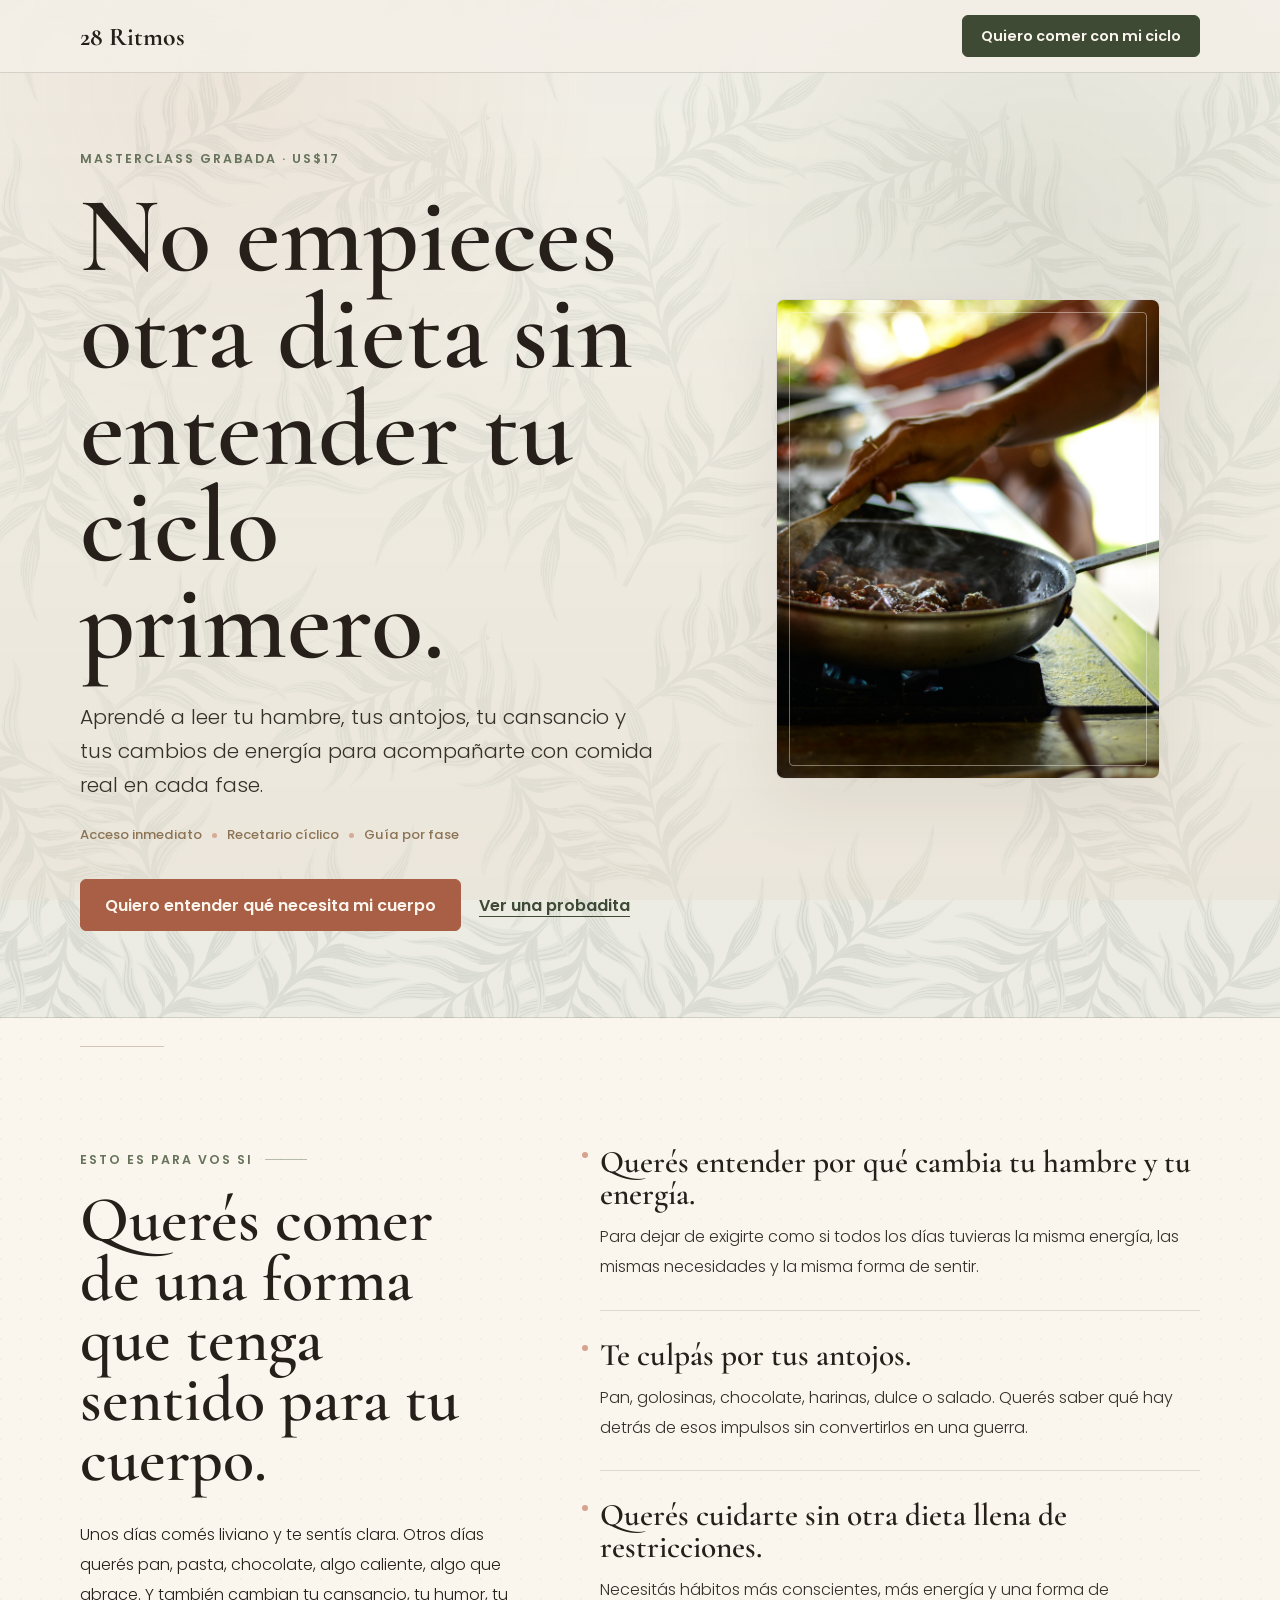
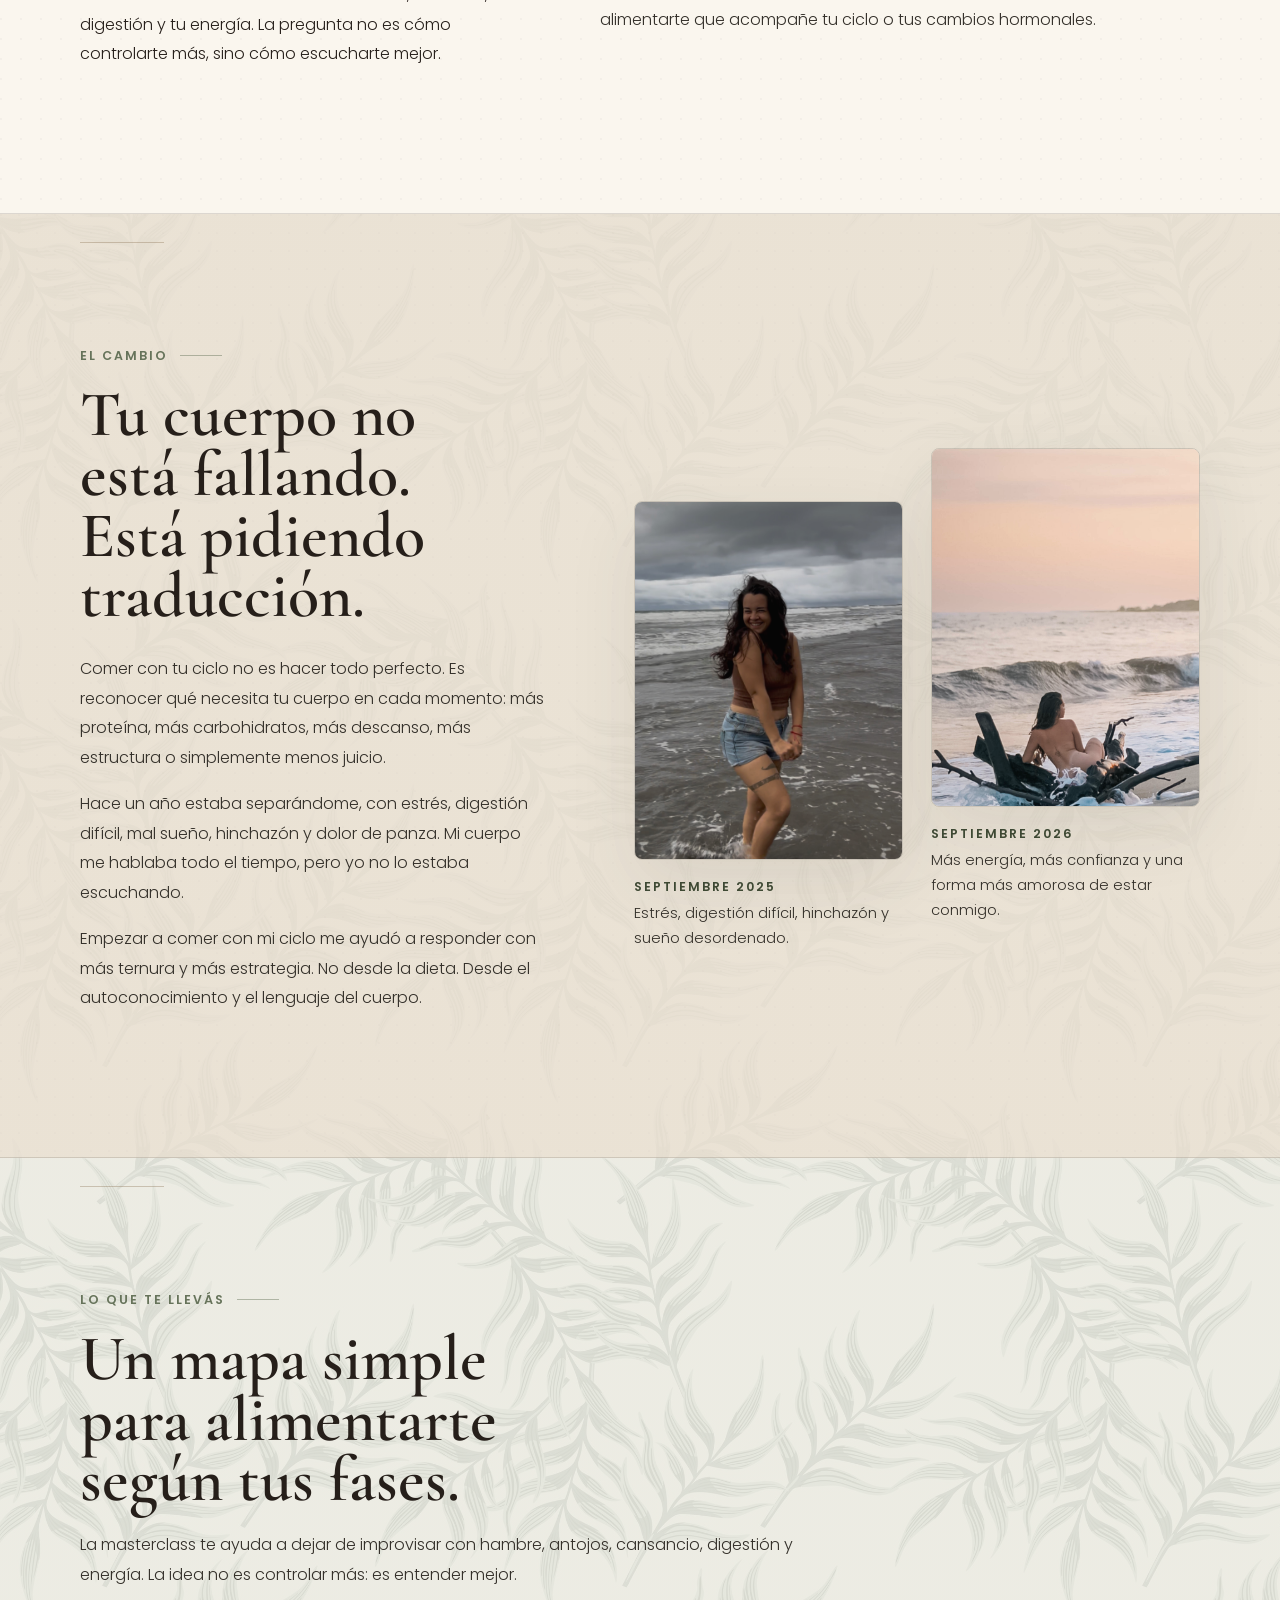
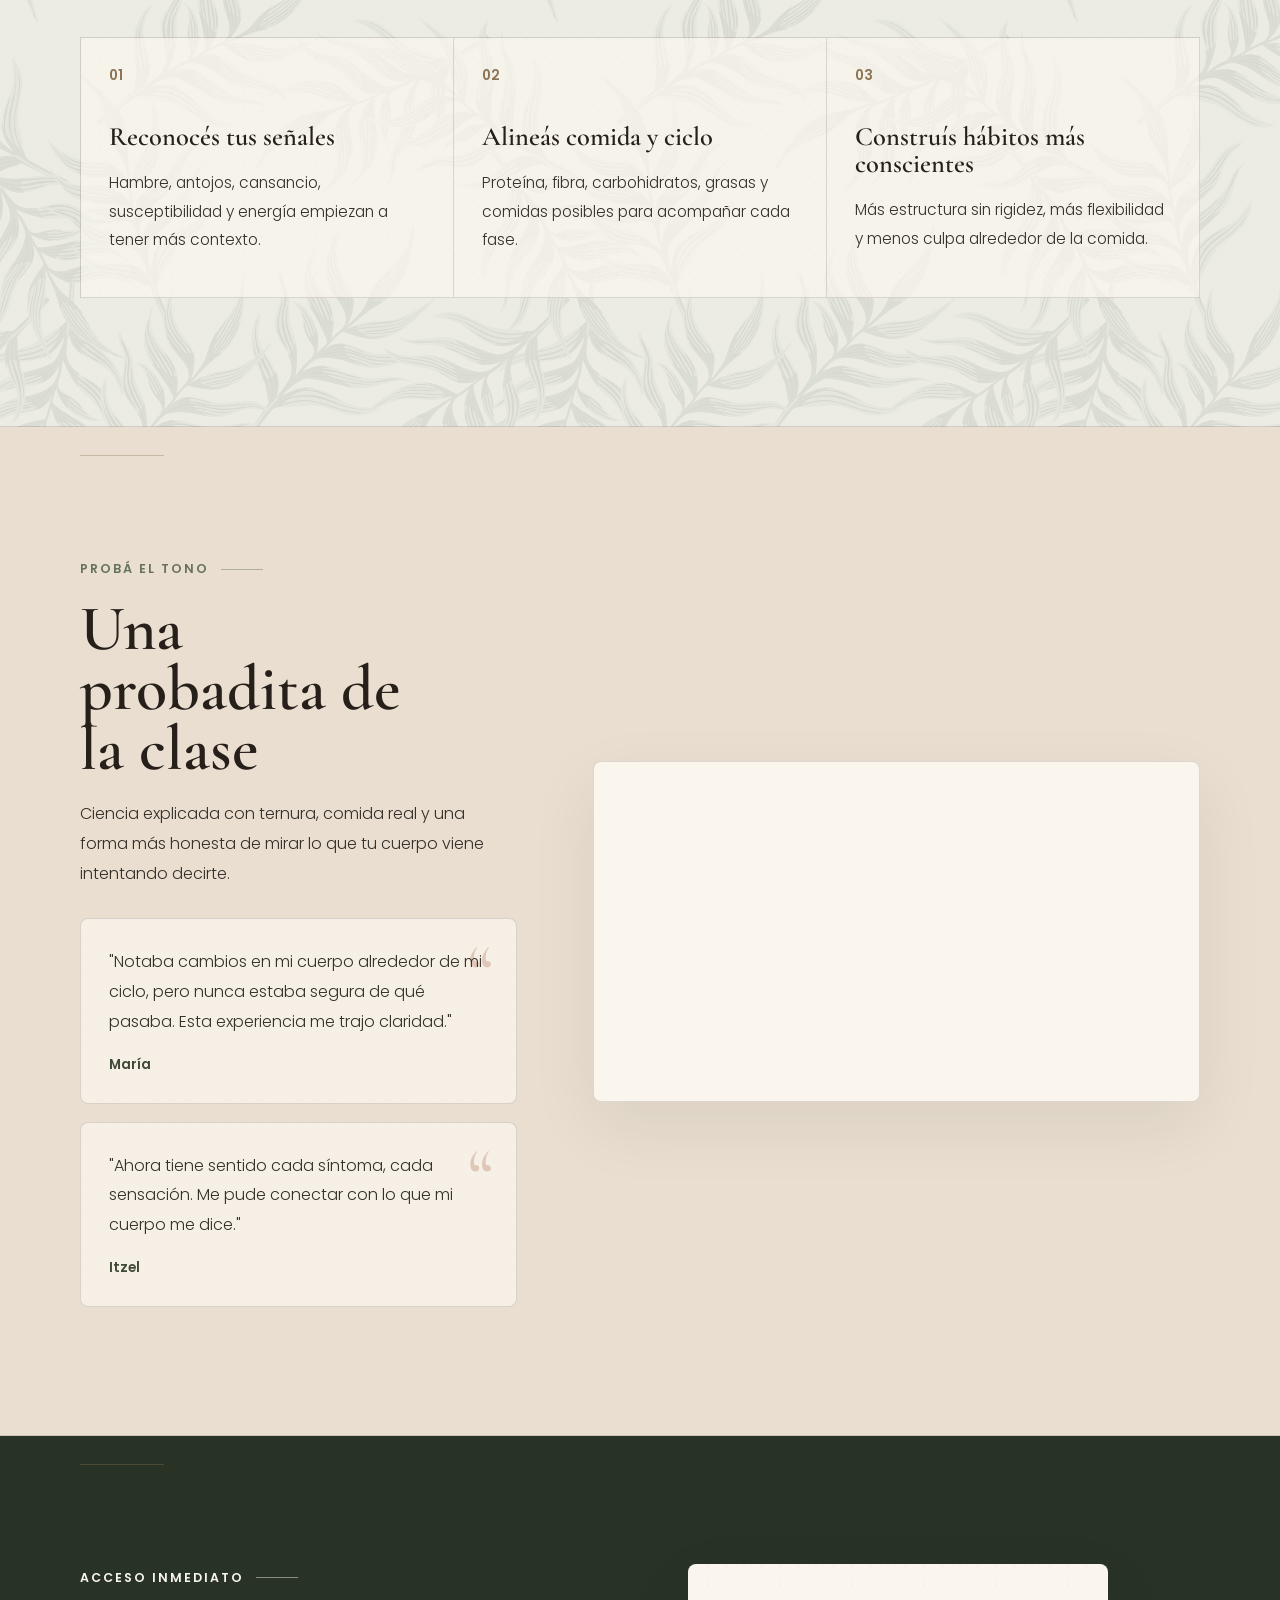
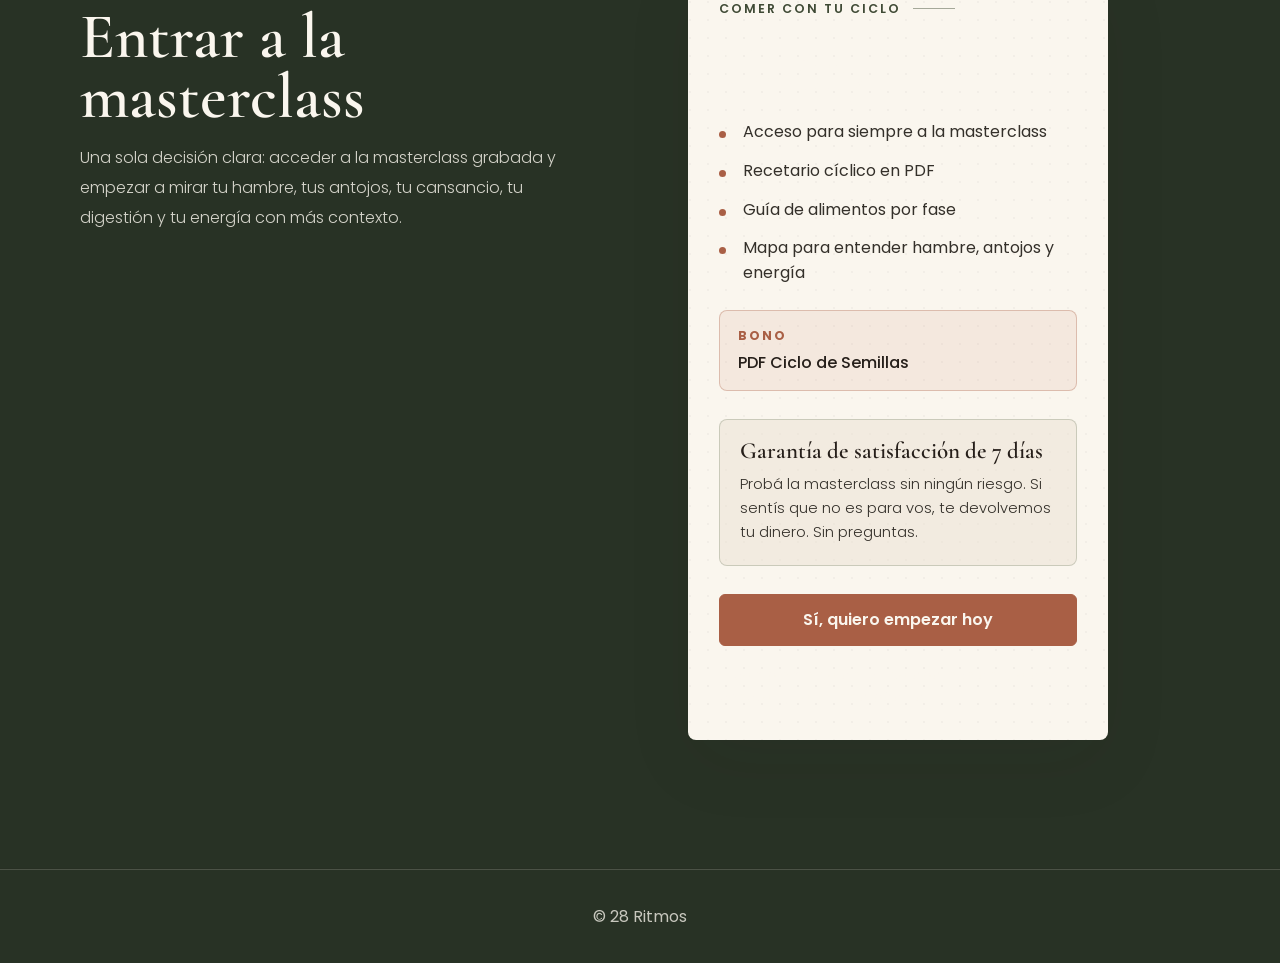
<file: index.html>
<!DOCTYPE html>
<html lang="es-AR">
<head>
  <meta charset="UTF-8" />
  <meta name="viewport" content="width=device-width, initial-scale=1.0" />
  <title>Comer con tu ciclo · Masterclass 28 Ritmos</title>
  <link rel="preconnect" href="https://fonts.googleapis.com">
  <link rel="preconnect" href="https://fonts.gstatic.com" crossorigin>
  <link href="https://fonts.googleapis.com/css2?family=Cormorant+Garamond:wght@500;600;700&family=Poppins:wght@300;400;500;600&display=swap" rel="stylesheet">
  <link rel="stylesheet" href="styles.css" />
  <!-- Contentsquare / Hotjar tracking tag -->
  <script>
    (function () {
      window._uxa = window._uxa || [];
      if (typeof CS_CONF === "undefined") {
        window._uxa.push([
          "setPath",
          window.location.pathname + window.location.hash.replace("#", "?__")
        ]);
        var mt = document.createElement("script");
        mt.type = "text/javascript";
        mt.async = true;
        mt.src = "https://t.contentsquare.net/uxa/dbc3b6485db38.js";
        document.getElementsByTagName("head")[0].appendChild(mt);
      } else {
        window._uxa.push([
          "trackPageview",
          window.location.pathname + window.location.hash.replace("#", "?__")
        ]);
      }
    })();
  </script>
  <script>
    !function(f,b,e,v,n,t,s)
    {if(f.fbq)return;n=f.fbq=function(){n.callMethod?
    n.callMethod.apply(n,arguments):n.queue.push(arguments)};
    if(!f._fbq)f._fbq=n;n.push=n;n.loaded=!0;n.version='2.0';
    n.queue=[];t=b.createElement(e);t.async=!0;
    t.src=v;s=b.getElementsByTagName(e)[0];
    s.parentNode.insertBefore(t,s)}(window, document,'script',
    'https://connect.facebook.net/en_US/fbevents.js');
    fbq('init', '357881474631992');
    fbq('track', 'PageView');
  </script>
</head>
<body>
  <noscript><img height="1" width="1" style="display:none" src="https://www.facebook.com/tr?id=357881474631992&ev=PageView&noscript=1" alt="" /></noscript>
  <header class="site-header">
    <div class="container header-inner">
      <a class="brand" href="#inicio">28 Ritmos</a>
      <a class="header-cta" href="#checkout">Quiero comer con mi ciclo</a>
    </div>
  </header>

  <main id="inicio">
    <section class="hero">
      <div class="container hero-grid">
        <div class="hero-copy">
          <p class="eyebrow">Masterclass grabada · US$17</p>
          <h1>No empieces otra dieta sin entender tu ciclo primero.</h1>
          <p class="lead">Aprendé a leer tu hambre, tus antojos, tu cansancio y tus cambios de energía para acompañarte con comida real en cada fase.</p>
          <div class="hero-meta" aria-label="Detalles de la masterclass">
            <span>Acceso inmediato</span>
            <span>Recetario cíclico</span>
            <span>Guía por fase</span>
          </div>
          <div class="hero-actions">
            <a class="btn primary" href="#checkout">Quiero entender qué necesita mi cuerpo</a>
            <a class="text-link" href="#video">Ver una probadita</a>
          </div>
        </div>

        <figure class="hero-image">
          <img src="imagenes/Tantrahuasca-44.jpg" alt="Manos cocinando en una cocina abierta, con luz natural" />
        </figure>
      </div>
    </section>

    <section class="chapter intro-note">
      <div class="container split-grid">
        <div>
          <p class="chapter-kicker">Esto es para vos si</p>
          <h2>Querés comer de una forma que tenga sentido para tu cuerpo.</h2>
          <p>Unos días comés liviano y te sentís clara. Otros días querés pan, pasta, chocolate, algo caliente, algo que abrace. Y también cambian tu cansancio, tu humor, tu digestión y tu energía. La pregunta no es cómo controlarte más, sino cómo escucharte mejor.</p>
        </div>
        <div class="pain-list" aria-label="Dolores comunes de alimentación y ciclo">
          <article>
            <h3>Querés entender por qué cambia tu hambre y tu energía.</h3>
            <p>Para dejar de exigirte como si todos los días tuvieras la misma energía, las mismas necesidades y la misma forma de sentir.</p>
          </article>
          <article>
            <h3>Te culpás por tus antojos.</h3>
            <p>Pan, golosinas, chocolate, harinas, dulce o salado. Querés saber qué hay detrás de esos impulsos sin convertirlos en una guerra.</p>
          </article>
          <article>
            <h3>Querés cuidarte sin otra dieta llena de restricciones.</h3>
            <p>Necesitás hábitos más conscientes, más energía y una forma de alimentarte que acompañe tu ciclo o tus cambios hormonales.</p>
          </article>
        </div>
      </div>
    </section>

    <section class="chapter body-story">
      <div class="container body-story-grid">
        <div class="body-story-copy">
          <p class="section-label">El cambio</p>
          <h2>Tu cuerpo no está fallando. Está pidiendo traducción.</h2>
          <p>Comer con tu ciclo no es hacer todo perfecto. Es reconocer qué necesita tu cuerpo en cada momento: más proteína, más carbohidratos, más descanso, más estructura o simplemente menos juicio.</p>
          <p>Hace un año estaba separándome, con estrés, digestión difícil, mal sueño, hinchazón y dolor de panza. Mi cuerpo me hablaba todo el tiempo, pero yo no lo estaba escuchando.</p>
          <p>Empezar a comer con mi ciclo me ayudó a responder con más ternura y más estrategia. No desde la dieta. Desde el autoconocimiento y el lenguaje del cuerpo.</p>
        </div>
        <div class="body-story-photos" aria-label="Historia personal de Flavia">
          <figure class="story-photo story-photo-before">
            <img src="imagenes/flavia-septiembre-2025.jpg" alt="Flavia en la playa en septiembre de 2025" />
            <figcaption>
              <span>Septiembre 2025</span>
              Estrés, digestión difícil, hinchazón y sueño desordenado.
            </figcaption>
          </figure>
          <figure class="story-photo story-photo-after">
            <img src="imagenes/fla-playa-13.jpg" alt="Flavia sonriendo en la playa" />
            <figcaption>
              <span>Septiembre 2026</span>
              Más energía, más confianza y una forma más amorosa de estar conmigo.
            </figcaption>
          </figure>
        </div>
      </div>
    </section>

    <section class="chapter learn">
      <div class="container offer-flow">
        <div class="section-heading">
          <p class="section-label">Lo que te llevás</p>
          <h2>Un mapa simple para alimentarte según tus fases.</h2>
          <p class="muted">La masterclass te ayuda a dejar de improvisar con hambre, antojos, cansancio, digestión y energía. La idea no es controlar más: es entender mejor.</p>
        </div>

        <div class="modules">
          <article>
            <span>01</span>
            <h3>Reconocés tus señales</h3>
            <p>Hambre, antojos, cansancio, susceptibilidad y energía empiezan a tener más contexto.</p>
          </article>
          <article>
            <span>02</span>
            <h3>Alineás comida y ciclo</h3>
            <p>Proteína, fibra, carbohidratos, grasas y comidas posibles para acompañar cada fase.</p>
          </article>
          <article>
            <span>03</span>
            <h3>Construís hábitos más conscientes</h3>
            <p>Más estructura sin rigidez, más flexibilidad y menos culpa alrededor de la comida.</p>
          </article>
        </div>
      </div>
    </section>

    <section id="video" class="chapter video-section">
      <div class="container video-proof-grid">
        <div>
          <p class="section-label">Probá el tono</p>
          <h2>Una probadita de la clase</h2>
          <p class="muted">Ciencia explicada con ternura, comida real y una forma más honesta de mirar lo que tu cuerpo viene intentando decirte.</p>
          <div class="testimonial-grid compact-testimonials">
            <article class="testimonial-card">
              <p>"Notaba cambios en mi cuerpo alrededor de mi ciclo, pero nunca estaba segura de qué pasaba. Esta experiencia me trajo claridad."</p>
              <span>María</span>
            </article>
            <article class="testimonial-card">
              <p>"Ahora tiene sentido cada síntoma, cada sensación. Me pude conectar con lo que mi cuerpo me dice."</p>
              <span>Itzel</span>
            </article>
          </div>
        </div>
        <div class="video-wrap">
          <iframe src="https://www.youtube.com/embed/WgGdEuFdgo0" title="Video presentación de la masterclass Comer con tu Ciclo" frameborder="0" allow="accelerometer; autoplay; clipboard-write; encrypted-media; gyroscope; picture-in-picture" allowfullscreen></iframe>
        </div>
      </div>
    </section>

    <section id="checkout" class="chapter checkout">
      <div class="container checkout-grid">
        <div>
          <p class="section-label">Acceso inmediato</p>
          <h2>Entrar a la masterclass</h2>
          <p>Una sola decisión clara: acceder a la masterclass grabada y empezar a mirar tu hambre, tus antojos, tu cansancio, tu digestión y tu energía con más contexto.</p>
        </div>
        <div class="checkout-card">
          <p class="offer-label">Comer con tu ciclo</p>
          <p class="price">US$17</p>
          <ul>
            <li>Acceso para siempre a la masterclass</li>
            <li>Recetario cíclico en PDF</li>
            <li>Guía de alimentos por fase</li>
            <li>Mapa para entender hambre, antojos y energía</li>
          </ul>
          <div class="bonus-note">
            <span>Bono</span>
            <p>PDF Ciclo de Semillas</p>
          </div>
          <div class="guarantee-note">
            <h3>Garantía de satisfacción de 7 días</h3>
            <p>Probá la masterclass sin ningún riesgo. Si sentís que no es para vos, te devolvemos tu dinero. Sin preguntas.</p>
          </div>
          <a class="btn primary full" href="https://pay.hotmart.com/C106480987Y?off=ixzd50zg&checkoutMode=10" onclick="fbq('track', 'InitiateCheckout', {content_name: 'Comé con tu Ciclo', value: 17, currency: 'USD'});">Sí, quiero empezar hoy</a>
          <p class="subtle-note">El complemento del curso aparece dentro del checkout, no en esta página.</p>
        </div>
      </div>
    </section>
  </main>

  <footer class="site-footer">
    <div class="container">© 28 Ritmos</div>
  </footer>
</body>
</html>
</file>
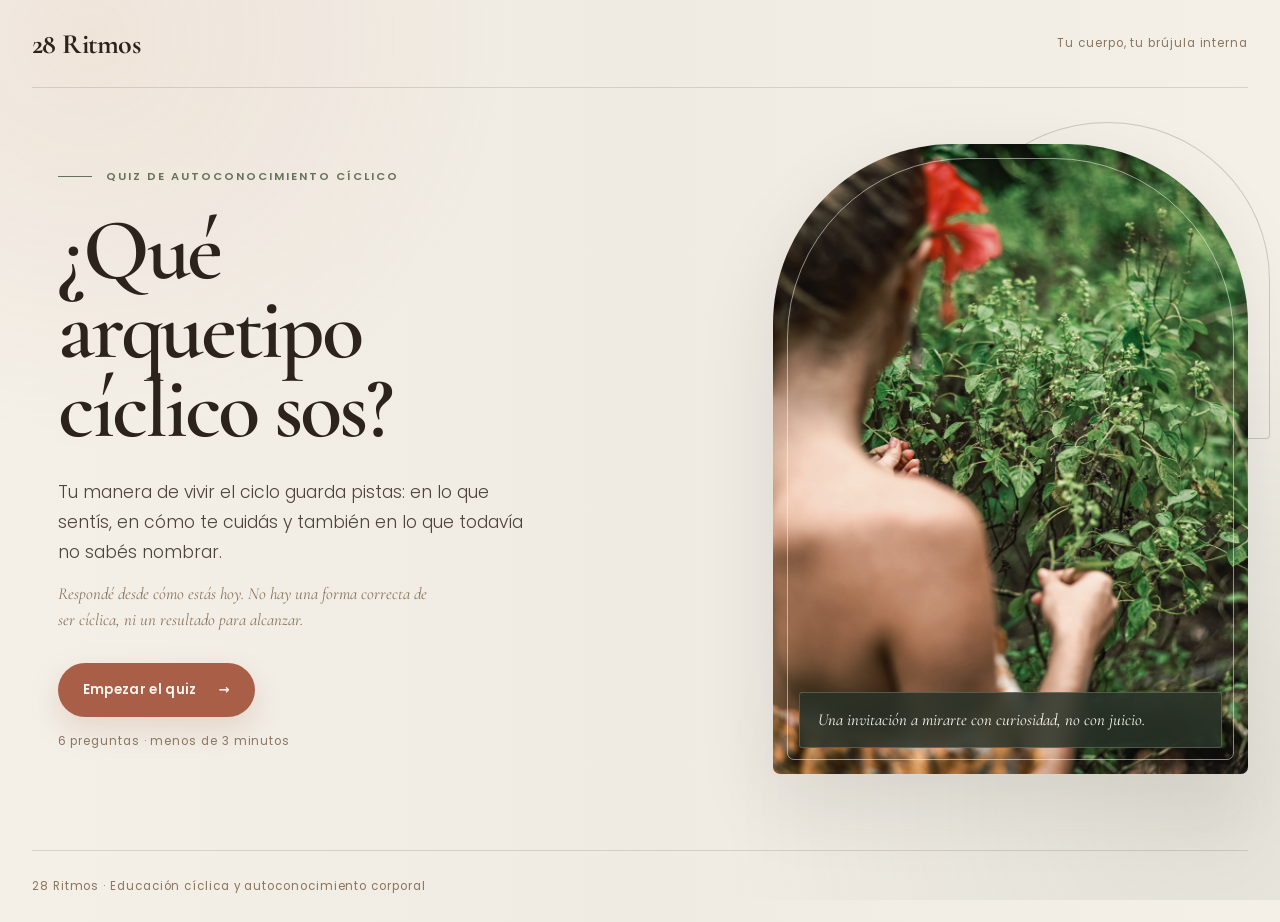
<file: quiz/index.html>
<!doctype html>
<html lang="es-AR">
<head>
  <meta charset="utf-8">
  <meta name="viewport" content="width=device-width, initial-scale=1">
  <meta name="theme-color" content="#f3efe7">
  <meta name="description" content="Un quiz de 28 Ritmos para descubrir cómo te estás relacionando hoy con tu ciclo menstrual.">
  <title>¿Qué arquetipo cíclico sos? · 28 Ritmos</title>
  <link rel="preconnect" href="https://fonts.googleapis.com">
  <link rel="preconnect" href="https://fonts.gstatic.com" crossorigin>
  <link href="https://fonts.googleapis.com/css2?family=Cormorant+Garamond:wght@500;600;700&family=Poppins:wght@300;400;500;600&display=swap" rel="stylesheet">
  <link rel="stylesheet" href="/quiz/quiz.css">
  <script src="https://t.contentsquare.net/uxa/dbc3b6485db38.js" defer></script>
  <script src="/quiz/quiz.js" defer></script>
</head>
<body>
  <header class="site-header">
    <a class="brand" href="../">28 Ritmos</a>
    <p class="header-note">Tu cuerpo, tu brújula interna</p>
  </header>

  <main>
    <section class="screen intro is-active" id="intro" aria-labelledby="intro-title">
      <div class="intro-copy">
        <p class="eyebrow">Quiz de autoconocimiento cíclico</p>
        <h1 id="intro-title">¿Qué arquetipo cíclico sos?</h1>
        <p class="lead">Tu manera de vivir el ciclo guarda pistas: en lo que sentís, en cómo te cuidás y también en lo que todavía no sabés nombrar.</p>
        <p class="quiet">Respondé desde cómo estás hoy. No hay una forma correcta de ser cíclica, ni un resultado para alcanzar.</p>
        <button class="button primary" id="start-button" type="button">
          Empezar el quiz
          <span aria-hidden="true">→</span>
        </button>
        <p class="duration">6 preguntas · menos de 3 minutos</p>
      </div>
      <figure class="intro-image">
        <img src="../imagenes/plant party-24.jpg" alt="Una mujer observando plantas en un jardín frondoso">
        <figcaption>Una invitación a mirarte con curiosidad, no con juicio.</figcaption>
      </figure>
    </section>

    <section class="screen quiz-screen" id="quiz" aria-live="polite" aria-labelledby="question-title">
      <div class="quiz-shell">
        <div class="progress-meta">
          <p id="question-count">Pregunta 1 de 6</p>
          <button class="text-button" id="restart-top" type="button">Volver a empezar</button>
        </div>
        <div class="progress-track" aria-hidden="true">
          <span id="progress-bar"></span>
        </div>
        <div class="question-wrap">
          <p class="question-number" id="question-number">01</p>
          <h2 id="question-title"></h2>
          <div class="answers" id="answers" role="group" aria-labelledby="question-title"></div>
        </div>
        <div class="quiz-controls">
          <button class="button secondary" id="back-button" type="button">← Anterior</button>
          <p>Elegí la frase que más se acerque a vos.</p>
        </div>
      </div>
    </section>

    <section class="screen result-screen" id="result" aria-live="polite" aria-labelledby="result-title">
      <div class="result-heading">
        <p class="eyebrow">Tu arquetipo cíclico de hoy</p>
        <h1 id="result-title"></h1>
        <blockquote id="result-affirmation"></blockquote>
      </div>

      <div class="result-body">
        <div>
          <p class="result-label">Lo que este resultado refleja</p>
          <p class="result-description" id="result-description"></p>
          <p class="result-note">Un arquetipo no es una caja ni un diagnóstico. Es una puerta de entrada para observarte. Podés reconocerte en más de uno y tu resultado puede cambiar con vos.</p>
        </div>
        <aside class="gift">
          <p class="result-label">Tu recurso gratuito</p>
          <h2 id="gift-title"></h2>
          <p id="gift-description"></p>
          <form class="signup-form" id="signup-form" novalidate>
            <div class="field">
              <label for="subscriber-name">¿Cómo te llamás?</label>
              <input id="subscriber-name" name="name" type="text" autocomplete="given-name" maxlength="80" placeholder="Tu nombre" required>
            </div>
            <div class="field">
              <label for="subscriber-email">¿A qué correo te lo enviamos?</label>
              <input id="subscriber-email" name="email" type="email" autocomplete="email" placeholder="vos@ejemplo.com" required>
            </div>
            <label class="consent">
              <input id="subscriber-consent" name="consent" type="checkbox" required>
              <span>Acepto recibir este recurso y otros correos de 28 Ritmos. Puedo darme de baja cuando quiera.</span>
            </label>
            <div class="hidden-field" aria-hidden="true">
              <label for="subscriber-company">No completes este campo</label>
              <input id="subscriber-company" name="company" type="text" tabindex="-1" autocomplete="off">
            </div>
            <button class="button primary" id="signup-button" type="submit">
              Recibir mi recurso
              <span aria-hidden="true">→</span>
            </button>
            <p class="form-status" id="form-status" role="status"></p>
          </form>
          <div class="download-ready" id="download-ready" hidden>
            <p><strong>Ya está.</strong> Tu recurso está listo para acompañarte.</p>
            <a class="button primary" id="gift-link" href="#" target="_blank" rel="noopener">
              Abrir mi recurso
              <span aria-hidden="true">↗</span>
            </a>
          </div>
        </aside>
      </div>

      <div class="result-footer">
        <button class="text-button strong" id="restart-button" type="button">Volver a hacer el quiz</button>
        <a class="text-link" href="../lee-tu-ciclo">Quiero aprender a leer mi ciclo →</a>
      </div>
    </section>
  </main>

  <footer>
    <p>28 Ritmos · Educación cíclica y autoconocimiento corporal</p>
  </footer>
</body>
</html>
</file>
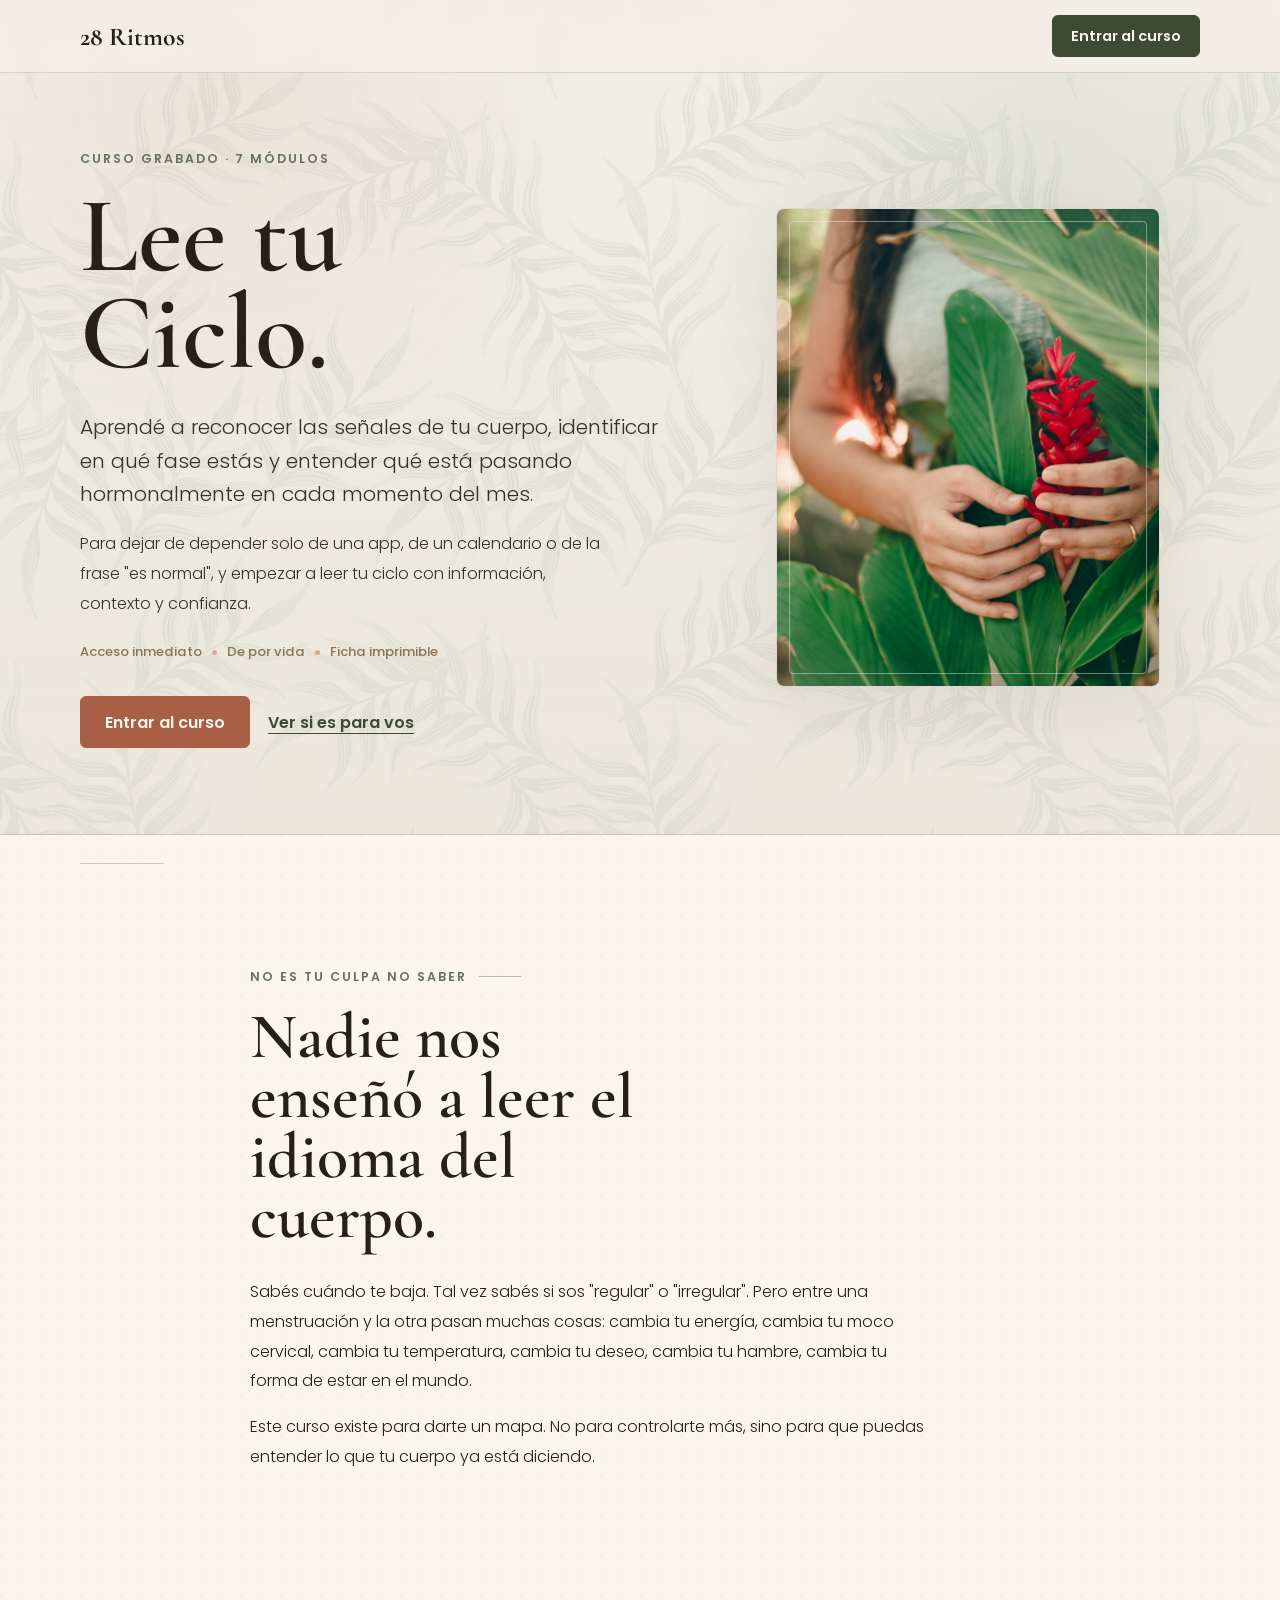
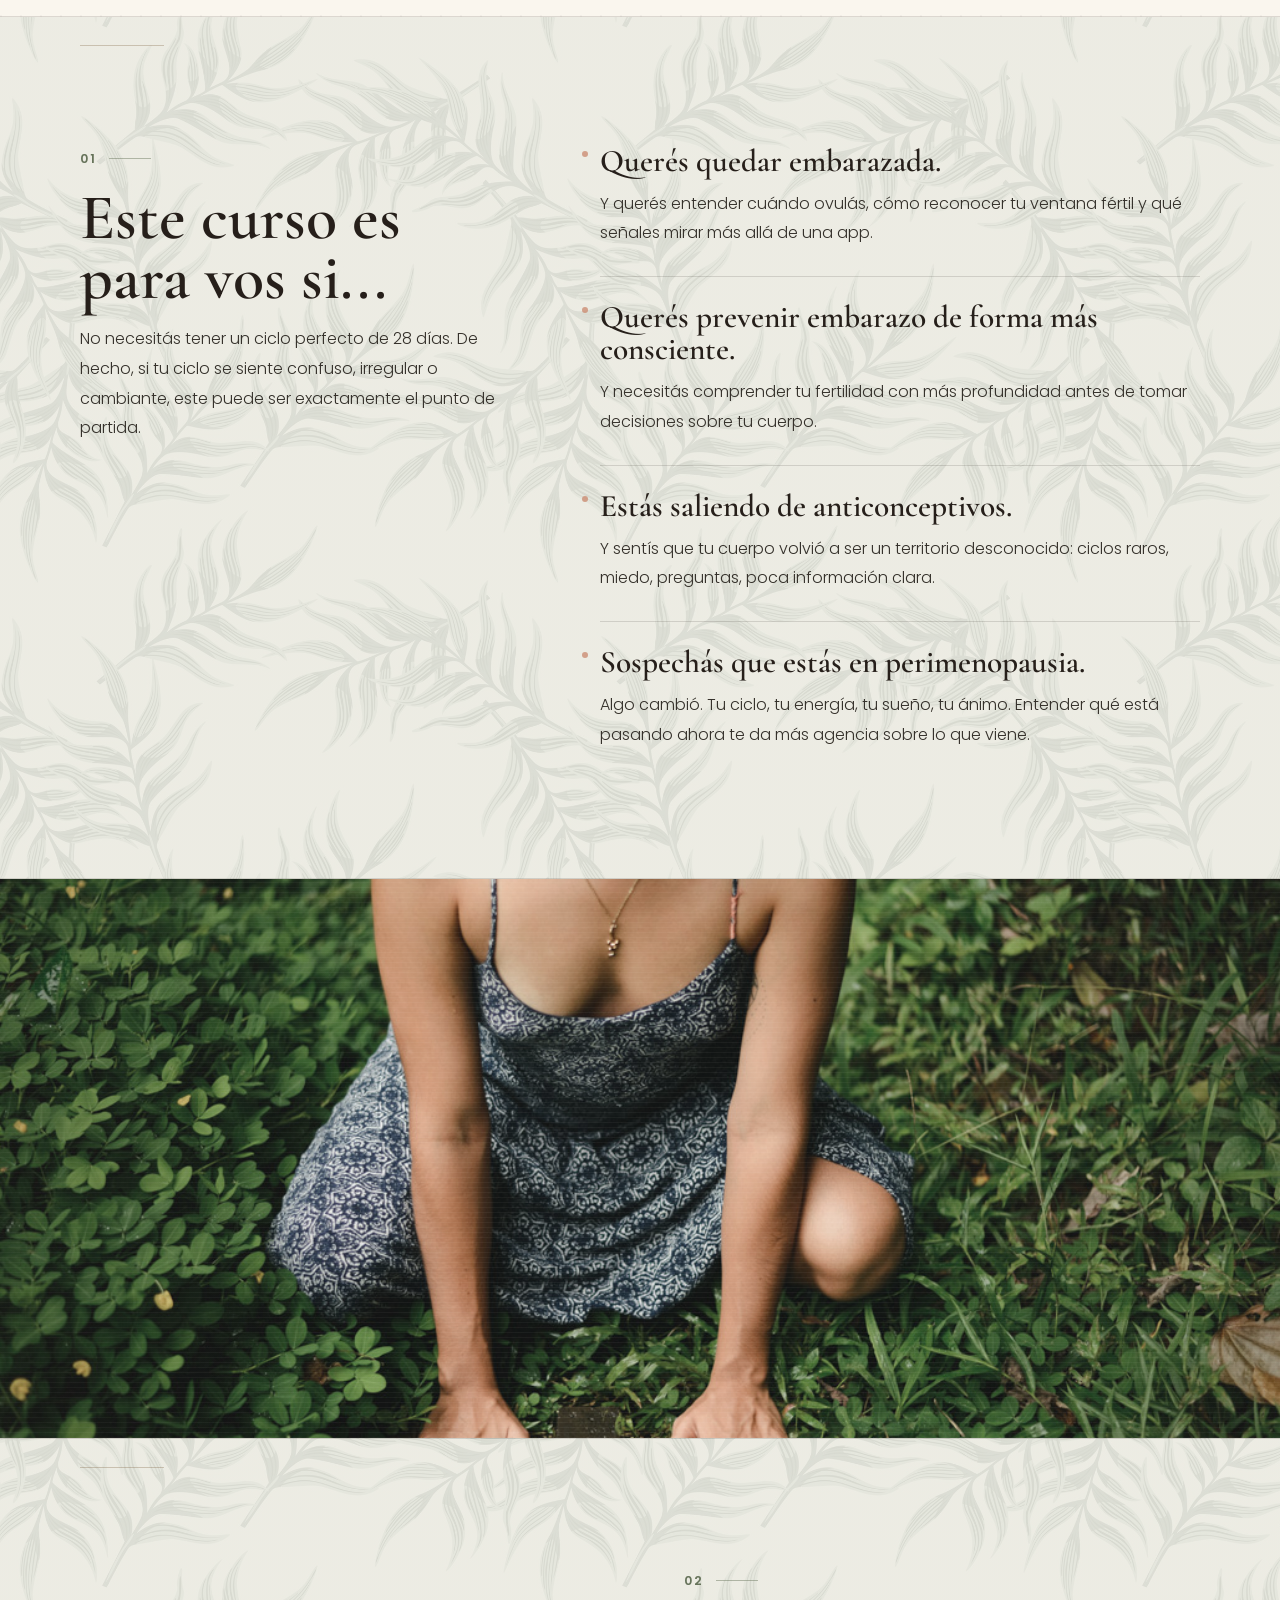
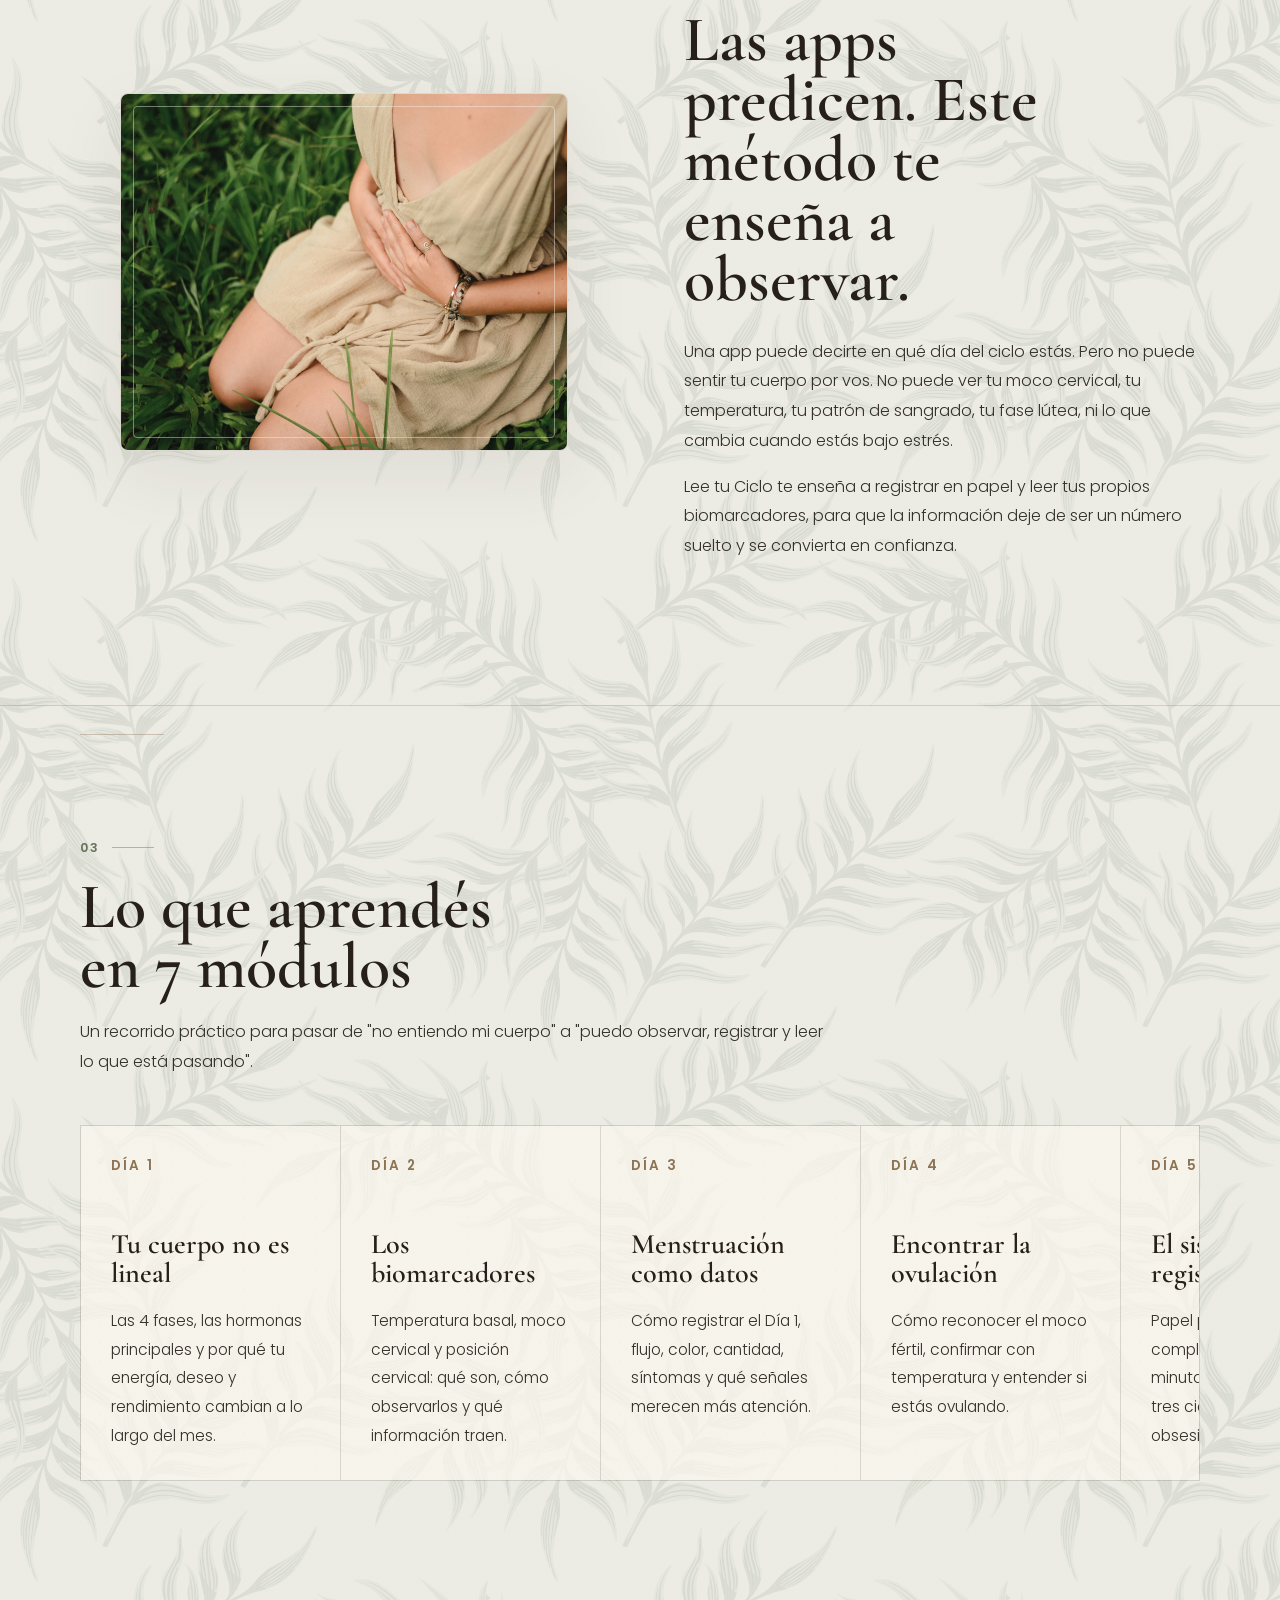
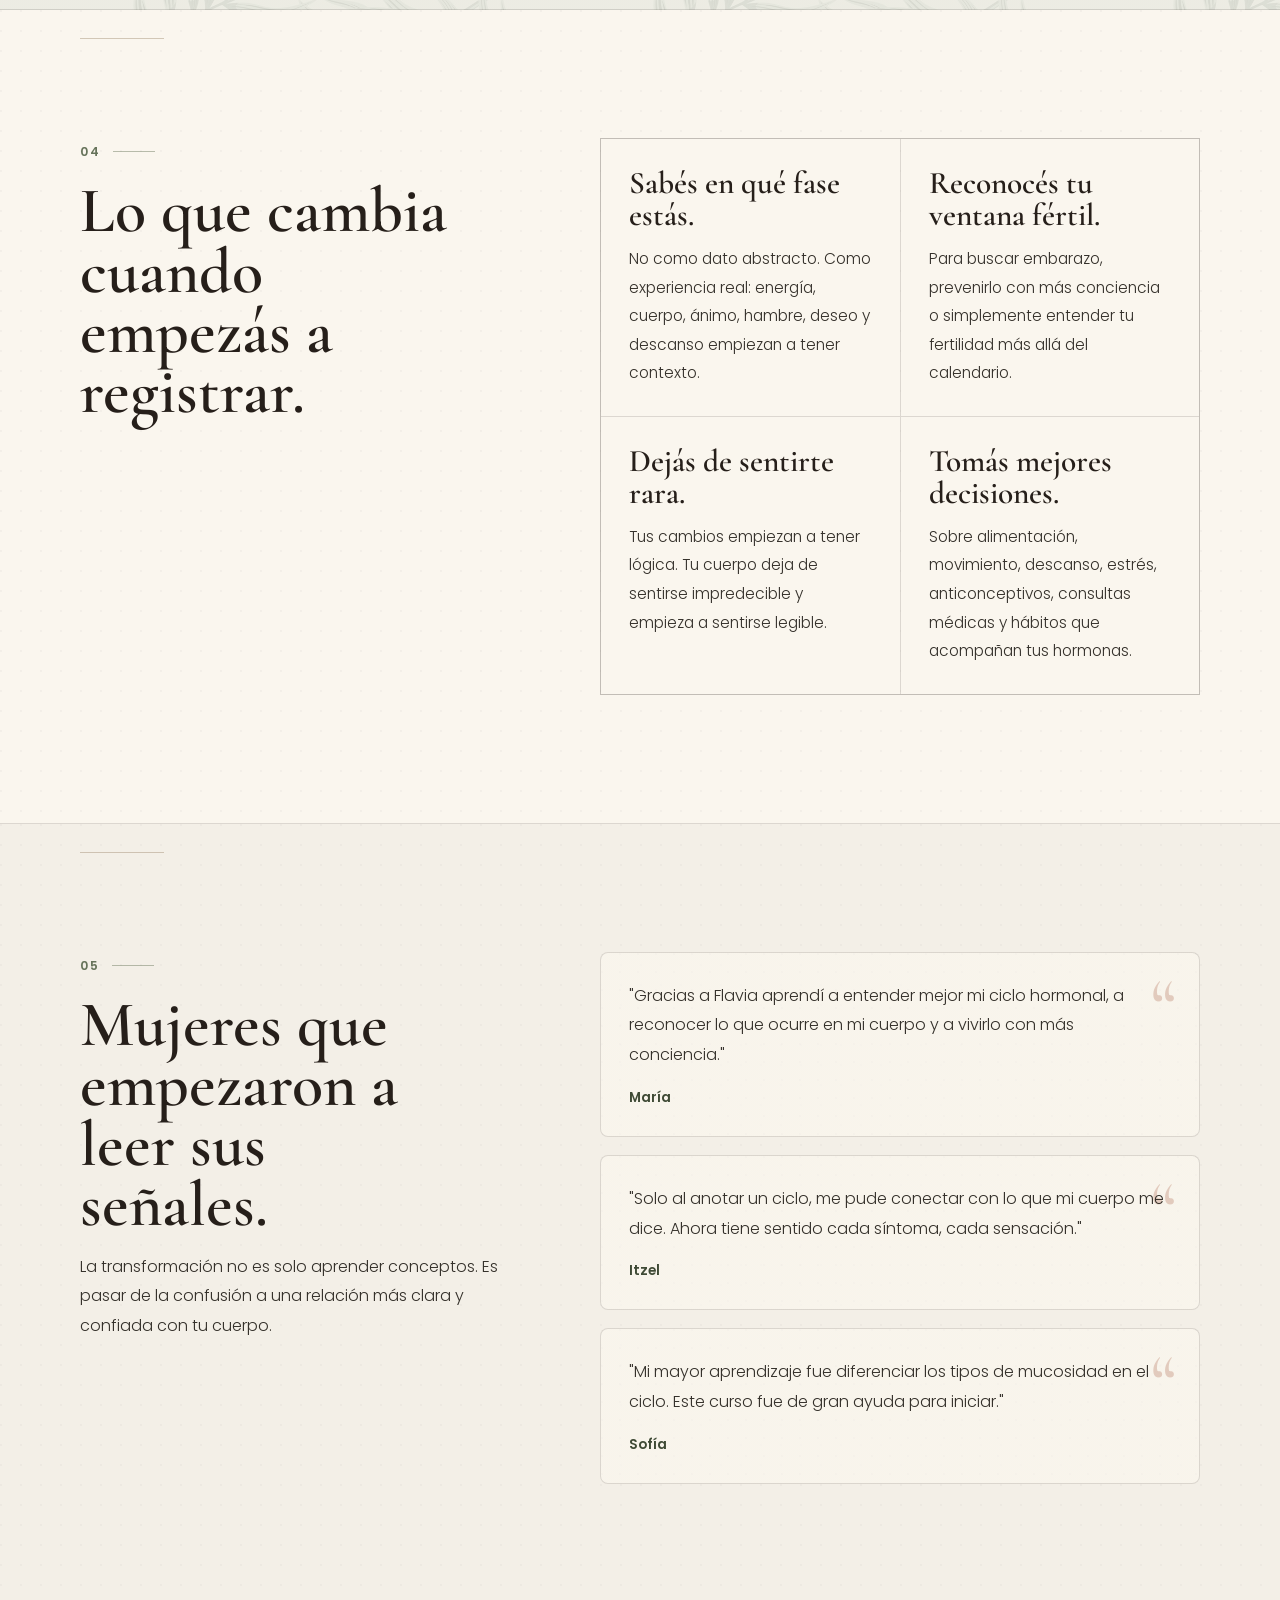
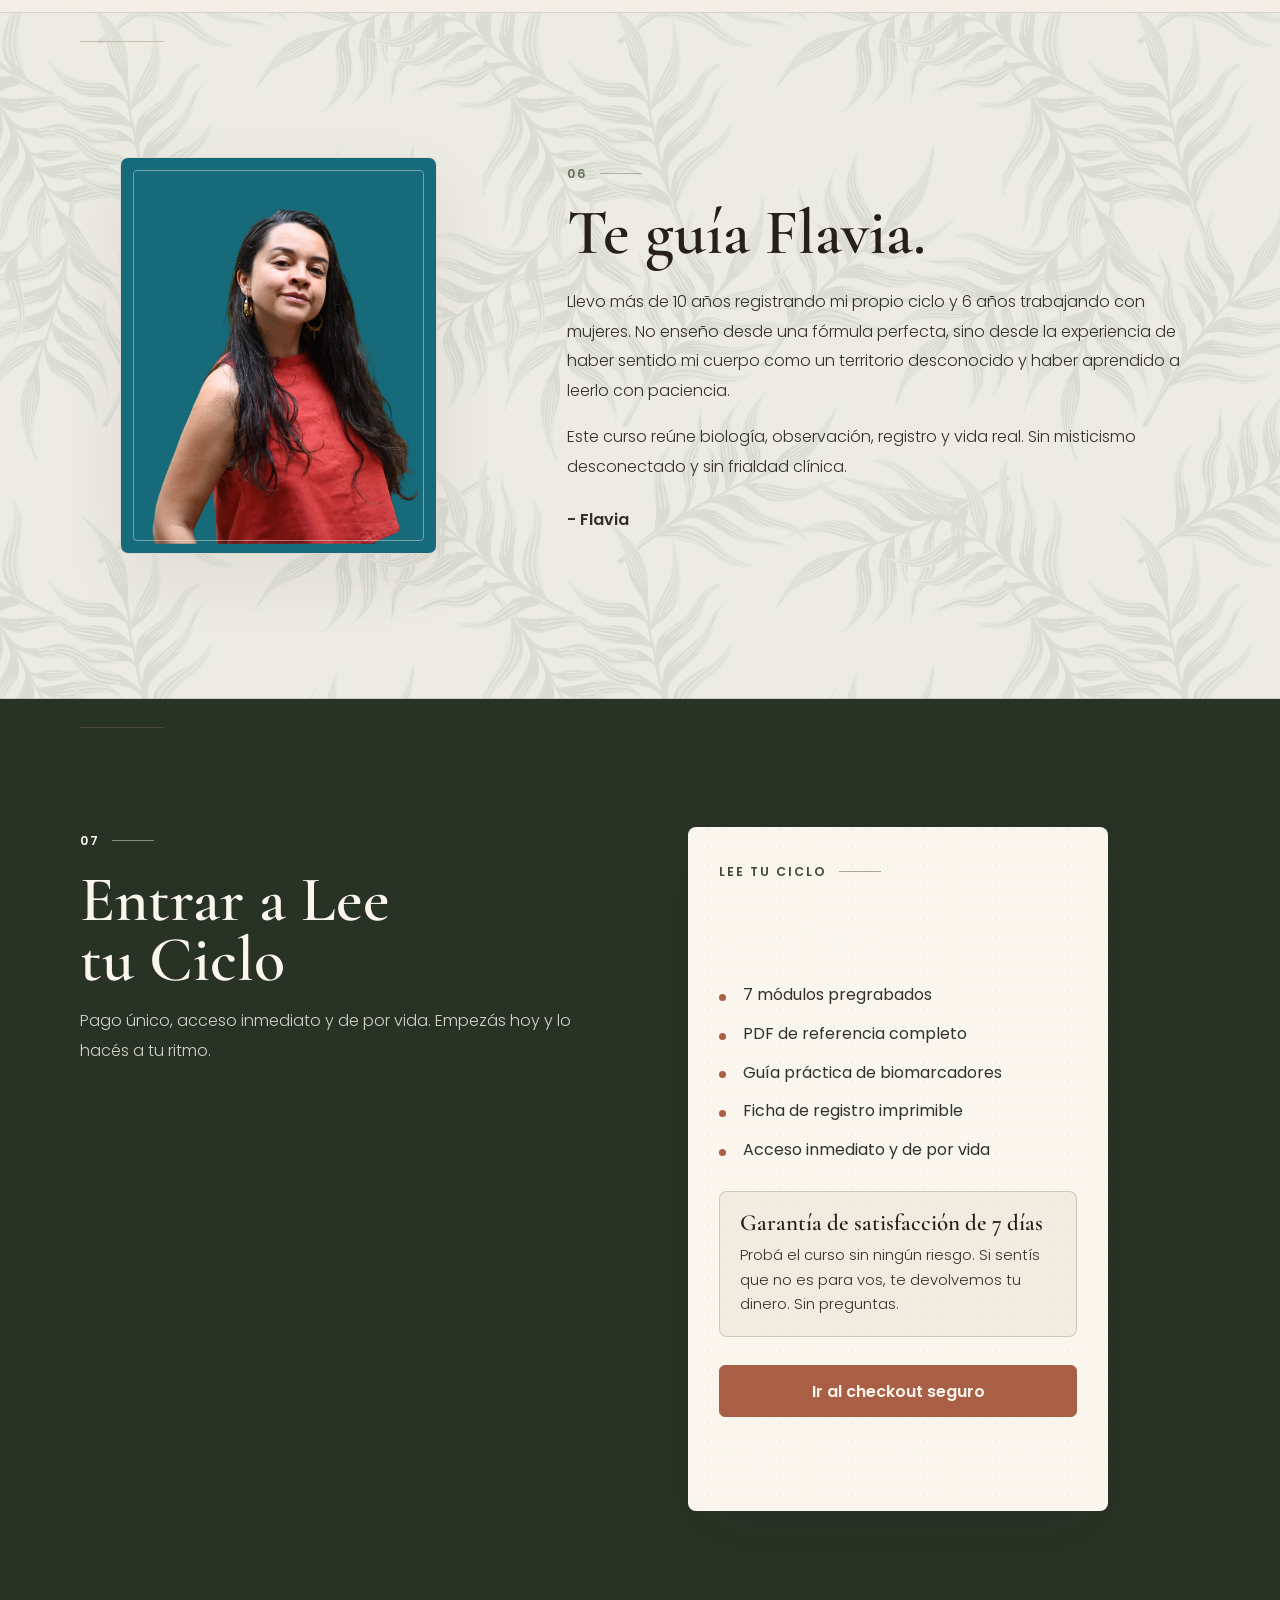
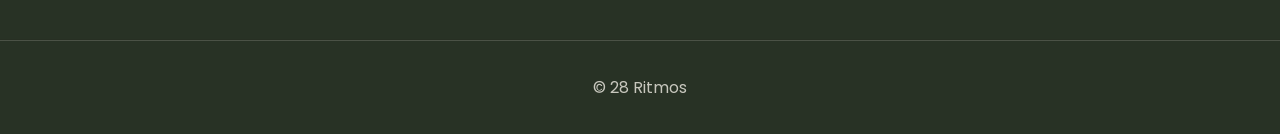
<file: lee-tu-ciclo.html>
<!DOCTYPE html>
<html lang="es-AR">
<head>
  <meta charset="UTF-8" />
  <meta name="viewport" content="width=device-width, initial-scale=1.0" />
  <title>Lee tu Ciclo · Curso 28 Ritmos</title>
  <link rel="preconnect" href="https://fonts.googleapis.com">
  <link rel="preconnect" href="https://fonts.gstatic.com" crossorigin>
  <link href="https://fonts.googleapis.com/css2?family=Cormorant+Garamond:wght@500;600;700&family=Poppins:wght@300;400;500;600&display=swap" rel="stylesheet">
  <link rel="stylesheet" href="styles.css" />
  <script src="https://t.contentsquare.net/uxa/dbc3b6485db38.js" defer></script>
</head>
<body>
  <header class="site-header">
    <div class="container header-inner">
      <a class="brand" href="#inicio">28 Ritmos</a>
      <a class="header-cta" href="#checkout">Entrar al curso</a>
    </div>
  </header>

  <main id="inicio">
    <section class="hero course-hero">
      <div class="container hero-grid">
        <div class="hero-copy">
          <p class="eyebrow">Curso grabado · 7 módulos</p>
          <h1>Lee tu Ciclo.</h1>
          <p class="lead">Aprendé a reconocer las señales de tu cuerpo, identificar en qué fase estás y entender qué está pasando hormonalmente en cada momento del mes.</p>
          <p class="soft-copy">Para dejar de depender solo de una app, de un calendario o de la frase "es normal", y empezar a leer tu ciclo con información, contexto y confianza.</p>
          <div class="hero-meta" aria-label="Detalles del curso">
            <span>Acceso inmediato</span>
            <span>De por vida</span>
            <span>Ficha imprimible</span>
          </div>
          <div class="hero-actions">
            <a class="btn primary" href="#checkout">Entrar al curso</a>
            <a class="text-link" href="#para-vos">Ver si es para vos</a>
          </div>
        </div>

        <figure class="hero-image">
          <img src="imagenes/come con tu ciclo/Sofi-25.jpg" alt="Manos tocando una flor roja entre hojas verdes" />
        </figure>
      </div>
    </section>

    <section class="chapter intro-note">
      <div class="container narrow">
        <p class="chapter-kicker">No es tu culpa no saber</p>
        <h2>Nadie nos enseñó a leer el idioma del cuerpo.</h2>
        <p>Sabés cuándo te baja. Tal vez sabés si sos "regular" o "irregular". Pero entre una menstruación y la otra pasan muchas cosas: cambia tu energía, cambia tu moco cervical, cambia tu temperatura, cambia tu deseo, cambia tu hambre, cambia tu forma de estar en el mundo.</p>
        <p>Este curso existe para darte un mapa. No para controlarte más, sino para que puedas entender lo que tu cuerpo ya está diciendo.</p>
      </div>
    </section>

    <section id="para-vos" class="chapter">
      <div class="container split-grid">
        <div>
          <p class="section-label">01</p>
          <h2>Este curso es para vos si...</h2>
          <p class="muted">No necesitás tener un ciclo perfecto de 28 días. De hecho, si tu ciclo se siente confuso, irregular o cambiante, este puede ser exactamente el punto de partida.</p>
        </div>
        <div class="pain-list course-list">
          <article>
            <h3>Querés quedar embarazada.</h3>
            <p>Y querés entender cuándo ovulás, cómo reconocer tu ventana fértil y qué señales mirar más allá de una app.</p>
          </article>
          <article>
            <h3>Querés prevenir embarazo de forma más consciente.</h3>
            <p>Y necesitás comprender tu fertilidad con más profundidad antes de tomar decisiones sobre tu cuerpo.</p>
          </article>
          <article>
            <h3>Estás saliendo de anticonceptivos.</h3>
            <p>Y sentís que tu cuerpo volvió a ser un territorio desconocido: ciclos raros, miedo, preguntas, poca información clara.</p>
          </article>
          <article>
            <h3>Sospechás que estás en perimenopausia.</h3>
            <p>Algo cambió. Tu ciclo, tu energía, tu sueño, tu ánimo. Entender qué está pasando ahora te da más agencia sobre lo que viene.</p>
          </article>
        </div>
      </div>
    </section>

    <section class="image-band course-band">
      <img src="imagenes/come con tu ciclo/facebook-173.jpg" alt="Mujer sentada entre plantas con las manos sobre la tierra" />
    </section>

    <section class="chapter body-language">
      <div class="container split-grid reverse">
        <figure class="quiet-image">
          <img src="imagenes/come con tu ciclo/facebook-174.jpg" alt="Mujer embarazada con las manos sobre el vientre sentada en el pasto" />
        </figure>
        <div>
          <p class="section-label">02</p>
          <h2>Las apps predicen. Este método te enseña a observar.</h2>
          <p>Una app puede decirte en qué día del ciclo estás. Pero no puede sentir tu cuerpo por vos. No puede ver tu moco cervical, tu temperatura, tu patrón de sangrado, tu fase lútea, ni lo que cambia cuando estás bajo estrés.</p>
          <p>Lee tu Ciclo te enseña a registrar en papel y leer tus propios biomarcadores, para que la información deje de ser un número suelto y se convierta en confianza.</p>
        </div>
      </div>
    </section>

    <section class="chapter learn course-curriculum">
      <div class="container">
        <div class="section-heading">
          <p class="section-label">03</p>
          <h2>Lo que aprendés en 7 módulos</h2>
          <p class="muted">Un recorrido práctico para pasar de "no entiendo mi cuerpo" a "puedo observar, registrar y leer lo que está pasando".</p>
        </div>

        <div class="course-modules">
          <article>
            <span>Día 1</span>
            <h3>Tu cuerpo no es lineal</h3>
            <p>Las 4 fases, las hormonas principales y por qué tu energía, deseo y rendimiento cambian a lo largo del mes.</p>
          </article>
          <article>
            <span>Día 2</span>
            <h3>Los biomarcadores</h3>
            <p>Temperatura basal, moco cervical y posición cervical: qué son, cómo observarlos y qué información traen.</p>
          </article>
          <article>
            <span>Día 3</span>
            <h3>Menstruación como datos</h3>
            <p>Cómo registrar el Día 1, flujo, color, cantidad, síntomas y qué señales merecen más atención.</p>
          </article>
          <article>
            <span>Día 4</span>
            <h3>Encontrar la ovulación</h3>
            <p>Cómo reconocer el moco fértil, confirmar con temperatura y entender si estás ovulando.</p>
          </article>
          <article>
            <span>Día 5</span>
            <h3>El sistema de registro</h3>
            <p>Papel primero. Cómo completar la ficha en 5 minutos al día y comparar tres ciclos sin obsesionarte.</p>
          </article>
          <article>
            <span>Día 6</span>
            <h3>Leer tu gráfico</h3>
            <p>Cómo usar la información para fertilidad, alimentación, movimiento, descanso y sistema nervioso.</p>
          </article>
          <article>
            <span>Día 7</span>
            <h3>Tu ciclo, tus reglas</h3>
            <p>Ciclo irregular, post-anticonceptivos, DIU, perimenopausia y próximos pasos para seguir practicando.</p>
          </article>
        </div>
      </div>
    </section>

    <section class="chapter outcomes-section">
      <div class="container split-grid">
        <div>
          <p class="section-label">04</p>
          <h2>Lo que cambia cuando empezás a registrar.</h2>
        </div>
        <div class="outcome-grid">
          <article>
            <h3>Sabés en qué fase estás.</h3>
            <p>No como dato abstracto. Como experiencia real: energía, cuerpo, ánimo, hambre, deseo y descanso empiezan a tener contexto.</p>
          </article>
          <article>
            <h3>Reconocés tu ventana fértil.</h3>
            <p>Para buscar embarazo, prevenirlo con más conciencia o simplemente entender tu fertilidad más allá del calendario.</p>
          </article>
          <article>
            <h3>Dejás de sentirte rara.</h3>
            <p>Tus cambios empiezan a tener lógica. Tu cuerpo deja de sentirse impredecible y empieza a sentirse legible.</p>
          </article>
          <article>
            <h3>Tomás mejores decisiones.</h3>
            <p>Sobre alimentación, movimiento, descanso, estrés, anticonceptivos, consultas médicas y hábitos que acompañan tus hormonas.</p>
          </article>
        </div>
      </div>
    </section>

    <section class="chapter testimonials-section">
      <div class="container split-grid">
        <div>
          <p class="section-label">05</p>
          <h2>Mujeres que empezaron a leer sus señales.</h2>
          <p class="muted">La transformación no es solo aprender conceptos. Es pasar de la confusión a una relación más clara y confiada con tu cuerpo.</p>
        </div>
        <div class="testimonial-grid">
          <article class="testimonial-card">
            <p>"Gracias a Flavia aprendí a entender mejor mi ciclo hormonal, a reconocer lo que ocurre en mi cuerpo y a vivirlo con más conciencia."</p>
            <span>María</span>
          </article>
          <article class="testimonial-card">
            <p>"Solo al anotar un ciclo, me pude conectar con lo que mi cuerpo me dice. Ahora tiene sentido cada síntoma, cada sensación."</p>
            <span>Itzel</span>
          </article>
          <article class="testimonial-card">
            <p>"Mi mayor aprendizaje fue diferenciar los tipos de mucosidad en el ciclo. Este curso fue de gran ayuda para iniciar."</p>
            <span>Sofía</span>
          </article>
        </div>
      </div>
    </section>

    <section class="chapter guide-section">
      <div class="container guide-grid">
        <figure class="guide-photo-wrap">
          <img class="guide-photo" src="imagenes/flavia-profile-picture.png" alt="Retrato de Flavia, guía del curso Lee tu Ciclo" />
        </figure>
        <div>
          <p class="section-label">06</p>
          <h2>Te guía Flavia.</h2>
          <p>Llevo más de 10 años registrando mi propio ciclo y 6 años trabajando con mujeres. No enseño desde una fórmula perfecta, sino desde la experiencia de haber sentido mi cuerpo como un territorio desconocido y haber aprendido a leerlo con paciencia.</p>
          <p>Este curso reúne biología, observación, registro y vida real. Sin misticismo desconectado y sin frialdad clínica.</p>
          <p class="signature">- Flavia</p>
        </div>
      </div>
    </section>

    <section id="checkout" class="chapter checkout">
      <div class="container checkout-grid">
        <div>
          <p class="section-label">07</p>
          <h2>Entrar a Lee tu Ciclo</h2>
          <p>Pago único, acceso inmediato y de por vida. Empezás hoy y lo hacés a tu ritmo.</p>
        </div>
        <div class="checkout-card">
          <p class="offer-label">Lee tu Ciclo</p>
          <p class="price">US$29</p>
          <ul>
            <li>7 módulos pregrabados</li>
            <li>PDF de referencia completo</li>
            <li>Guía práctica de biomarcadores</li>
            <li>Ficha de registro imprimible</li>
            <li>Acceso inmediato y de por vida</li>
          </ul>
          <div class="guarantee-note">
            <h3>Garantía de satisfacción de 7 días</h3>
            <p>Probá el curso sin ningún riesgo. Si sentís que no es para vos, te devolvemos tu dinero. Sin preguntas.</p>
          </div>
          <a class="btn primary full" href="https://pay.hotmart.com/X106356269R?off=oddq7wuh&checkoutMode=10">Ir al checkout seguro</a>
          <p class="subtle-note">Este curso no incluye la masterclass Comé con tu Ciclo.</p>
        </div>
      </div>
    </section>
  </main>

  <footer class="site-footer">
    <div class="container">© 28 Ritmos</div>
  </footer>
</body>
</html>
</file>
<file: styles.css>
:root {
  --linen: #F3EFE7;
  --warm-cream: #E9DECF;
  --paper: #FAF6EE;
  --dark-cacao: #261F1A;
  --warm-charcoal: #34302A;
  --moss: #66735A;
  --deep-olive: #3F4A35;
  --forest: #283225;
  --soft-clay: #C9856B;
  --terracotta: #A95F45;
  --bronze: #8B7354;
  --line: rgba(38, 31, 26, 0.14);
}

* {
  box-sizing: border-box;
}

html {
  scroll-behavior: smooth;
}

body {
  margin: 0;
  font-family: "Poppins", system-ui, -apple-system, BlinkMacSystemFont, "Segoe UI", sans-serif;
  background:
    linear-gradient(rgba(243, 239, 231, 0.86), rgba(243, 239, 231, 0.86)),
    url("texturas background website/fern-leaf-wallpaper-abstract-exotic-plant-seamless-pattern-tropical-palm-leaves-pattern-botanical-texture-vector.jpg"),
    var(--linen);
  background-size: auto, 520px 520px, auto;
  color: var(--dark-cacao);
  -webkit-font-smoothing: antialiased;
}

body::before {
  content: "";
  position: fixed;
  inset: 0;
  z-index: -1;
  background:
    radial-gradient(circle at 18% 10%, rgba(201, 133, 107, 0.1), transparent 28%),
    radial-gradient(circle at 82% 24%, rgba(102, 115, 90, 0.11), transparent 30%),
    linear-gradient(rgba(250, 246, 238, 0.34), rgba(233, 222, 207, 0.42));
  pointer-events: none;
}

img {
  display: block;
  width: 100%;
}

a {
  color: inherit;
}

.container {
  width: min(1120px, calc(100% - 40px));
  margin: 0 auto;
}

.narrow {
  width: min(780px, calc(100% - 40px));
}

.site-header {
  position: sticky;
  top: 0;
  z-index: 20;
  background: rgba(243, 239, 231, 0.9);
  border-bottom: 1px solid var(--line);
  backdrop-filter: blur(14px);
}

.header-inner {
  min-height: 72px;
  display: flex;
  align-items: center;
  justify-content: space-between;
  gap: 20px;
}

.brand {
  font-family: "Cormorant Garamond", Georgia, serif;
  font-size: 1.6rem;
  font-weight: 700;
  text-decoration: none;
}

.header-cta {
  display: inline-flex;
  align-items: center;
  justify-content: center;
  min-height: 42px;
  padding: 0 18px;
  border: 1px solid var(--deep-olive);
  border-radius: 6px;
  background: var(--deep-olive);
  color: var(--paper);
  font-size: 0.9rem;
  font-weight: 600;
  text-decoration: none;
}

.hero {
  padding: 74px 0 86px;
  border-bottom: 1px solid var(--line);
}

.course-hero h1 {
  max-width: 8ch;
}

.hero-grid {
  display: grid;
  grid-template-columns: minmax(0, 0.9fr) minmax(360px, 0.72fr);
  gap: clamp(34px, 6vw, 78px);
  align-items: center;
}

.hero-copy {
  max-width: 680px;
}

.eyebrow,
.section-label,
.chapter-kicker,
.offer-label {
  margin: 0 0 18px;
  color: var(--moss);
  font-size: 0.78rem;
  font-weight: 600;
  letter-spacing: 0.16em;
  text-transform: uppercase;
}

.section-label,
.chapter-kicker,
.offer-label {
  display: inline-flex;
  align-items: center;
  gap: 12px;
}

.section-label::after,
.chapter-kicker::after,
.offer-label::after {
  content: "";
  width: 42px;
  height: 1px;
  background: currentColor;
  opacity: 0.46;
}

h1,
h2,
h3 {
  margin: 0;
  color: var(--dark-cacao);
  font-family: "Cormorant Garamond", Georgia, serif;
  font-weight: 600;
  letter-spacing: 0;
}

h1 {
  max-width: 11ch;
  font-size: clamp(3.8rem, 8.4vw, 7.9rem);
  line-height: 0.9;
}

h2 {
  max-width: 12ch;
  font-size: clamp(2.8rem, 5vw, 5.2rem);
  line-height: 0.94;
}

h3 {
  font-size: clamp(1.6rem, 2.45vw, 2.35rem);
  line-height: 1.02;
}

p {
  font-size: 1rem;
  font-weight: 300;
  line-height: 1.86;
}

.lead {
  max-width: 48ch;
  margin: 28px 0 0;
  color: var(--warm-charcoal);
  font-size: clamp(1.08rem, 1.7vw, 1.28rem);
  line-height: 1.65;
}

.soft-copy,
.muted {
  color: var(--warm-charcoal);
}

.soft-copy {
  max-width: 54ch;
  margin: 18px 0 0;
}

.hero-actions {
  margin-top: 34px;
  display: flex;
  flex-wrap: wrap;
  align-items: center;
  gap: 18px;
}

.hero-meta {
  display: flex;
  flex-wrap: wrap;
  gap: 10px;
  margin-top: 24px;
  color: var(--bronze);
  font-size: 0.82rem;
  font-weight: 500;
}

.hero-meta span {
  display: inline-flex;
  align-items: center;
  gap: 10px;
}

.hero-meta span:not(:last-child)::after {
  content: "";
  width: 5px;
  height: 5px;
  border-radius: 50%;
  background: var(--soft-clay);
  opacity: 0.62;
}

.btn {
  display: inline-flex;
  align-items: center;
  justify-content: center;
  min-height: 52px;
  padding: 0 24px;
  border-radius: 6px;
  font-weight: 600;
  text-decoration: none;
  transition: transform 160ms ease, background-color 160ms ease, border-color 160ms ease;
}

.btn.primary {
  background: var(--terracotta);
  color: var(--paper);
  border: 1px solid var(--terracotta);
}

.btn.primary:hover {
  background: #914E38;
  border-color: #914E38;
  transform: translateY(-1px);
}

.btn.full {
  width: 100%;
}

.text-link {
  color: var(--deep-olive);
  font-weight: 600;
  text-underline-offset: 5px;
}

.hero-image,
.quiet-image,
.guide-photo-wrap,
.video-wrap,
.checkout-card {
  border: 1px solid var(--line);
  background: var(--paper);
  box-shadow: 0 24px 70px rgba(38, 31, 26, 0.07);
}

.hero-image {
  position: relative;
  aspect-ratio: 4 / 5;
  overflow: hidden;
  border-radius: 8px;
}

.hero-image::after,
.quiet-image::after,
.guide-photo-wrap::after,
.video-wrap::after {
  content: "";
  position: absolute;
  inset: 12px;
  border: 1px solid rgba(250, 246, 238, 0.42);
  border-radius: 4px;
  pointer-events: none;
}

.hero-image img,
.quiet-image img,
.image-band img,
.guide-photo,
.video-wrap iframe {
  height: 100%;
  object-fit: cover;
}

.chapter {
  position: relative;
  padding: clamp(72px, 10vw, 136px) 0;
  border-bottom: 1px solid var(--line);
}

.chapter::before {
  content: "";
  position: absolute;
  top: 28px;
  left: max(20px, calc((100vw - 1120px) / 2));
  width: 84px;
  height: 1px;
  background: rgba(139, 115, 84, 0.36);
}

.intro-note {
  background:
    radial-gradient(circle at 1px 1px, rgba(38, 31, 26, 0.032) 1px, transparent 0),
    var(--paper);
  background-size: 20px 20px;
}

.intro-note h2 {
  max-width: 13ch;
  margin-bottom: 30px;
}

.intro-note p:not(.chapter-kicker) {
  max-width: 68ch;
}

.split-grid {
  display: grid;
  grid-template-columns: minmax(0, 0.74fr) minmax(340px, 1fr);
  gap: clamp(34px, 6vw, 82px);
  align-items: start;
}

.split-grid.reverse {
  grid-template-columns: minmax(340px, 0.88fr) minmax(0, 0.86fr);
  align-items: center;
}

.pain-list {
  display: grid;
  gap: 28px;
}

.pain-list article {
  position: relative;
  padding-bottom: 28px;
  border-bottom: 1px solid var(--line);
}

.pain-list article::before {
  content: "";
  position: absolute;
  left: -18px;
  top: 6px;
  width: 6px;
  height: 6px;
  border-radius: 50%;
  background: var(--soft-clay);
  opacity: 0.74;
}

.pain-list article:last-child {
  border-bottom: 0;
  padding-bottom: 0;
}

.pain-list p {
  margin: 12px 0 0;
  color: var(--warm-charcoal);
}

.image-band {
  position: relative;
  height: clamp(240px, 42vw, 520px);
  overflow: hidden;
  border-bottom: 1px solid var(--line);
}

.image-band img {
  filter: saturate(0.86) contrast(0.96);
}

.image-band::after {
  content: "";
  position: absolute;
  inset: 0;
  background:
    linear-gradient(90deg, rgba(38, 31, 26, 0.18), transparent 30%, transparent 70%, rgba(38, 31, 26, 0.14)),
    repeating-linear-gradient(0deg, rgba(250, 246, 238, 0.045) 0 1px, transparent 1px 5px);
  pointer-events: none;
}

.quiet-image {
  position: relative;
  overflow: hidden;
  border-radius: 8px;
  aspect-ratio: 5 / 4;
}

.body-language h2 {
  max-width: 12ch;
  margin-bottom: 26px;
}

.body-language p:not(.section-label) {
  max-width: 68ch;
  color: var(--warm-charcoal);
}

.body-story {
  background:
    linear-gradient(rgba(233, 222, 207, 0.72), rgba(233, 222, 207, 0.72)),
    radial-gradient(circle at 1px 1px, rgba(38, 31, 26, 0.035) 1px, transparent 0);
  background-size: auto, 18px 18px;
}

.body-story-grid {
  display: grid;
  grid-template-columns: minmax(0, 0.82fr) minmax(420px, 1fr);
  gap: clamp(38px, 7vw, 92px);
  align-items: center;
}

.body-story-copy h2 {
  max-width: 13ch;
  margin-bottom: 28px;
}

.body-story-copy p:not(.section-label) {
  max-width: 64ch;
  color: var(--warm-charcoal);
}

.body-story-photos {
  display: grid;
  grid-template-columns: repeat(2, minmax(0, 1fr));
  gap: clamp(16px, 2.6vw, 28px);
  align-items: end;
}

.story-photo {
  position: relative;
  margin: 0;
}

.story-photo-before {
  transform: translateY(28px);
}

.story-photo img {
  aspect-ratio: 3 / 4;
  height: 100%;
  object-fit: cover;
  border: 1px solid rgba(38, 31, 26, 0.16);
  border-radius: 8px;
  box-shadow: 0 24px 70px rgba(38, 31, 26, 0.09);
  filter: saturate(0.9) contrast(0.96);
}

.story-photo figcaption {
  margin-top: 16px;
  color: var(--warm-charcoal);
  font-size: 0.92rem;
  font-weight: 300;
  line-height: 1.7;
}

.story-photo figcaption span {
  display: block;
  margin-bottom: 4px;
  color: var(--deep-olive);
  font-size: 0.78rem;
  font-weight: 600;
  letter-spacing: 0.16em;
  text-transform: uppercase;
}

.section-heading {
  max-width: 760px;
  margin-bottom: 48px;
}

.section-heading h2 {
  max-width: 14ch;
  margin-bottom: 20px;
}

.modules {
  display: grid;
  grid-template-columns: repeat(4, minmax(0, 1fr));
  border-top: 1px solid var(--line);
  border-left: 1px solid var(--line);
}

.offer-flow .modules {
  grid-template-columns: repeat(3, minmax(0, 1fr));
}

.modules article {
  min-height: 260px;
  padding: 28px;
  background:
    linear-gradient(rgba(250, 246, 238, 0.68), rgba(250, 246, 238, 0.68)),
    radial-gradient(circle at 1px 1px, rgba(38, 31, 26, 0.05) 1px, transparent 0);
  background-size: auto, 18px 18px;
  border-right: 1px solid var(--line);
  border-bottom: 1px solid var(--line);
}

.modules span {
  display: block;
  margin-bottom: 38px;
  color: var(--bronze);
  font-size: 0.86rem;
  font-weight: 600;
}

.modules h3 {
  font-size: clamp(1.65rem, 2vw, 2.05rem);
}

.modules p {
  margin: 18px 0 0;
  color: var(--warm-charcoal);
  font-size: 0.96rem;
}

.course-band {
  height: clamp(280px, 46vw, 560px);
}

.course-list {
  gap: 24px;
}

.course-modules {
  display: grid;
  grid-template-columns: repeat(7, minmax(260px, 1fr));
  gap: 0;
  overflow-x: auto;
  border: 1px solid var(--line);
  scroll-snap-type: x proximity;
}

.course-modules article {
  min-height: 340px;
  padding: 30px;
  background:
    linear-gradient(rgba(250, 246, 238, 0.72), rgba(250, 246, 238, 0.72)),
    radial-gradient(circle at 1px 1px, rgba(38, 31, 26, 0.045) 1px, transparent 0);
  background-size: auto, 18px 18px;
  border-right: 1px solid var(--line);
  scroll-snap-align: start;
}

.course-modules article:last-child {
  border-right: 0;
}

.course-modules span {
  display: block;
  margin-bottom: 54px;
  color: var(--bronze);
  font-size: 0.84rem;
  font-weight: 600;
  letter-spacing: 0.16em;
  text-transform: uppercase;
}

.course-modules h3 {
  font-size: clamp(1.75rem, 2.2vw, 2.25rem);
}

.course-modules p {
  margin: 20px 0 0;
  color: var(--warm-charcoal);
  font-size: 0.96rem;
}

.outcomes-section {
  background:
    radial-gradient(circle at 1px 1px, rgba(38, 31, 26, 0.032) 1px, transparent 0),
    var(--paper);
  background-size: 20px 20px;
}

.outcome-grid {
  display: grid;
  grid-template-columns: repeat(2, minmax(0, 1fr));
  gap: 1px;
  background: var(--line);
  border: 1px solid var(--line);
}

.outcome-grid article {
  padding: 28px;
  background: var(--paper);
}

.outcome-grid p {
  margin: 14px 0 0;
  color: var(--warm-charcoal);
  font-size: 0.96rem;
}

.testimonials-section {
  background:
    radial-gradient(circle at 1px 1px, rgba(38, 31, 26, 0.026) 1px, transparent 0),
    var(--linen);
  background-size: 20px 20px;
}

.testimonial-grid {
  display: grid;
  gap: 18px;
}

.testimonial-card {
  position: relative;
  padding: 28px;
  border: 1px solid var(--line);
  border-radius: 8px;
  background:
    linear-gradient(rgba(250, 246, 238, 0.72), rgba(250, 246, 238, 0.72)),
    radial-gradient(circle at 1px 1px, rgba(38, 31, 26, 0.04) 1px, transparent 0);
  background-size: auto, 18px 18px;
}

.testimonial-card::before {
  content: "“";
  position: absolute;
  top: 14px;
  right: 22px;
  color: rgba(169, 95, 69, 0.28);
  font-family: "Cormorant Garamond", Georgia, serif;
  font-size: 5rem;
  line-height: 1;
}

.testimonial-card p {
  position: relative;
  margin: 0;
  color: var(--warm-charcoal);
  font-size: 1rem;
}

.testimonial-card span {
  display: block;
  margin-top: 18px;
  color: var(--deep-olive);
  font-size: 0.85rem;
  font-weight: 600;
}

.video-section {
  background: var(--warm-cream);
}

.video-section h2 {
  max-width: 11ch;
  margin-bottom: 20px;
}

.video-proof-grid {
  display: grid;
  grid-template-columns: minmax(0, 0.72fr) minmax(380px, 1fr);
  gap: clamp(34px, 6vw, 78px);
  align-items: center;
}

.video-container {
  margin-top: 40px;
}

.compact-testimonials {
  margin-top: 30px;
}

.video-wrap {
  position: relative;
  overflow: hidden;
  border-radius: 8px;
  aspect-ratio: 16 / 9;
}

.video-wrap iframe {
  width: 100%;
  border: 0;
}

.guide-grid {
  display: grid;
  grid-template-columns: minmax(260px, 0.54fr) minmax(0, 0.86fr);
  gap: clamp(34px, 7vw, 92px);
  align-items: center;
}

.guide-photo-wrap {
  position: relative;
  overflow: hidden;
  border-radius: 8px;
  aspect-ratio: 4 / 5;
}

.guide-section h2 {
  margin-bottom: 24px;
}

.guide-section p:not(.section-label) {
  max-width: 64ch;
  color: var(--warm-charcoal);
}

.signature {
  margin-top: 24px;
  color: var(--deep-olive);
  font-weight: 600;
}

.checkout {
  background: var(--forest);
  color: var(--paper);
}

.checkout h2,
.checkout p,
.checkout .section-label {
  color: var(--paper);
}

.checkout-grid {
  display: grid;
  grid-template-columns: minmax(0, 0.85fr) minmax(320px, 420px);
  gap: clamp(34px, 7vw, 90px);
  align-items: start;
}

.checkout-grid > div:first-child p:not(.section-label) {
  max-width: 56ch;
  color: rgba(250, 246, 238, 0.82);
}

.checkout-card {
  padding: 30px;
  border-color: rgba(250, 246, 238, 0.2);
  border-radius: 8px;
  background:
    radial-gradient(circle at 1px 1px, rgba(38, 31, 26, 0.035) 1px, transparent 0),
    var(--paper);
  background-size: 18px 18px;
  color: var(--dark-cacao);
}

.checkout-card .offer-label {
  color: var(--deep-olive);
}

.price {
  margin: 0 0 8px;
  color: var(--dark-cacao);
  font-family: "Cormorant Garamond", Georgia, serif;
  font-size: 4rem;
  line-height: 1;
}

.checkout-card ul {
  list-style: none;
  padding: 0;
  margin: 18px 0 24px;
  display: grid;
  gap: 14px;
}

.checkout-card li {
  position: relative;
  padding-left: 24px;
  color: var(--warm-charcoal);
  line-height: 1.55;
}

.checkout-card li::before {
  content: "";
  position: absolute;
  left: 0;
  top: 0.68em;
  width: 7px;
  height: 7px;
  border-radius: 50%;
  background: var(--terracotta);
}

.bonus-note {
  display: grid;
  gap: 6px;
  margin: 0 0 28px;
  padding: 16px 18px;
  border: 1px solid rgba(169, 95, 69, 0.32);
  border-radius: 8px;
  background: rgba(201, 133, 107, 0.12);
}

.bonus-note span {
  color: var(--terracotta);
  font-size: 0.78rem;
  font-weight: 700;
  letter-spacing: 0.16em;
  text-transform: uppercase;
}

.bonus-note p {
  margin: 0;
  color: var(--dark-cacao);
  font-size: 1rem;
  font-weight: 500;
  line-height: 1.45;
}

.guarantee-note {
  margin: 28px 0;
  padding: 20px;
  border: 1px solid rgba(102, 115, 90, 0.28);
  border-radius: 8px;
  background: rgba(233, 222, 207, 0.46);
}

.guarantee-note h3 {
  margin-bottom: 8px;
  color: var(--dark-cacao);
  font-size: clamp(1.35rem, 1.8vw, 1.72rem);
}

.guarantee-note p {
  margin: 0;
  color: var(--warm-charcoal);
  font-size: 0.92rem;
  line-height: 1.65;
}

.subtle-note {
  margin: 18px 0 0;
  color: var(--bronze);
  font-size: 0.88rem;
  line-height: 1.6;
}

.site-footer {
  padding: 34px 0;
  background: var(--forest);
  color: rgba(250, 246, 238, 0.76);
  text-align: center;
  border-top: 1px solid rgba(250, 246, 238, 0.16);
}

@media (max-width: 980px) {
  .hero-grid,
  .split-grid,
  .split-grid.reverse,
  .body-story-grid,
  .guide-grid,
  .video-proof-grid,
  .checkout-grid {
    grid-template-columns: 1fr;
  }

  .hero-image {
    aspect-ratio: 16 / 11;
  }

  .modules {
    grid-template-columns: repeat(2, minmax(0, 1fr));
  }

  .offer-flow .modules {
    grid-template-columns: 1fr;
  }

  .outcome-grid {
    grid-template-columns: 1fr;
  }

  .body-story-photos {
    max-width: 760px;
  }
}

@media (max-width: 680px) {
  .container,
  .narrow {
    width: min(100% - 28px, 1120px);
  }

  .header-inner {
    min-height: 64px;
  }

  .brand {
    font-size: 1.35rem;
  }

  .header-cta {
    min-height: 38px;
    padding: 0 12px;
    font-size: 0.78rem;
  }

  .hero {
    padding: 48px 0 64px;
  }

  h1 {
    max-width: 10ch;
    font-size: clamp(3.35rem, 17vw, 5.1rem);
  }

  h2 {
    max-width: 11ch;
  }

  .hero-actions,
  .btn {
    width: 100%;
  }

  .text-link {
    display: inline-flex;
    justify-content: center;
    width: 100%;
    text-align: center;
  }

  .chapter {
    padding: 64px 0;
  }

  .modules {
    grid-template-columns: 1fr;
  }

  .modules article {
    min-height: auto;
  }

  .quiet-image,
  .guide-photo-wrap {
    aspect-ratio: 4 / 5;
  }

  .body-story-photos {
    grid-template-columns: 1fr;
    gap: 28px;
  }

  .story-photo-before {
    transform: none;
  }

  .checkout-card {
    padding: 24px;
  }
}
</file>
<file: quiz/quiz.css>
:root {
  --linen: #f4f0e8;
  --paper: #fbf8f1;
  --cream: #e9dfd1;
  --cacao: #2c231d;
  --charcoal: #4c443d;
  --moss: #68715c;
  --olive: #424b38;
  --forest: #293329;
  --clay: #cf9179;
  --terracotta: #a95f47;
  --bronze: #8a765f;
  --line: rgba(44, 35, 29, 0.14);
  --serif: "Cormorant Garamond", Georgia, serif;
  --sans: "Poppins", system-ui, sans-serif;
  --shadow: 0 28px 80px rgba(44, 35, 29, 0.1);
}

* {
  box-sizing: border-box;
}

html {
  min-height: 100%;
  scroll-behavior: smooth;
}

body {
  min-height: 100vh;
  margin: 0;
  color: var(--cacao);
  background:
    linear-gradient(90deg, transparent 0, rgba(138, 118, 95, 0.045) 50%, transparent 100%),
    var(--linen);
  font-family: var(--sans);
  -webkit-font-smoothing: antialiased;
}

body::before {
  position: fixed;
  z-index: -1;
  inset: 0;
  background:
    radial-gradient(circle at 7% 4%, rgba(207, 145, 121, 0.11), transparent 26rem),
    radial-gradient(circle at 94% 90%, rgba(104, 113, 92, 0.12), transparent 30rem);
  content: "";
  pointer-events: none;
}

button,
a,
input {
  font: inherit;
}

button {
  color: inherit;
}

.site-header,
main,
footer {
  width: min(1240px, calc(100% - 64px));
  margin-inline: auto;
}

.site-header {
  min-height: 88px;
  display: flex;
  align-items: center;
  justify-content: space-between;
  border-bottom: 1px solid var(--line);
}

.brand {
  color: var(--cacao);
  font-family: var(--serif);
  font-size: 1.75rem;
  font-weight: 700;
  letter-spacing: -0.02em;
  text-decoration: none;
}

.header-note,
.duration,
.quiz-controls p,
footer p {
  color: var(--bronze);
  font-size: 0.72rem;
  letter-spacing: 0.08em;
}

main {
  min-height: calc(100vh - 160px);
}

.screen {
  display: none;
}

.screen.is-active {
  display: grid;
  animation: reveal 440ms ease both;
}

.intro {
  min-height: calc(100vh - 160px);
  grid-template-columns: minmax(0, 1.05fr) minmax(360px, 0.78fr);
  gap: clamp(56px, 8vw, 124px);
  align-items: center;
  padding: 56px 0 76px;
}

.intro-copy {
  max-width: 690px;
  padding-left: clamp(0px, 2vw, 30px);
}

.eyebrow,
.result-label,
.progress-meta,
.question-number {
  color: var(--moss);
  font-size: 0.7rem;
  font-weight: 600;
  letter-spacing: 0.18em;
  text-transform: uppercase;
}

.eyebrow {
  display: flex;
  align-items: center;
  gap: 14px;
  margin: 0 0 26px;
}

.eyebrow::before {
  width: 34px;
  height: 1px;
  background: currentColor;
  content: "";
}

h1,
h2,
blockquote {
  font-family: var(--serif);
  font-weight: 600;
}

h1 {
  max-width: 10ch;
  margin: 0;
  font-size: clamp(4rem, 6.8vw, 6.7rem);
  line-height: 0.91;
  letter-spacing: -0.035em;
}

.lead {
  max-width: 48ch;
  margin: 30px 0 0;
  color: var(--charcoal);
  font-size: clamp(1rem, 1.35vw, 1.16rem);
  font-weight: 300;
  line-height: 1.72;
}

.quiet {
  max-width: 54ch;
  margin: 14px 0 30px;
  color: var(--bronze);
  font-family: var(--serif);
  font-size: 1.05rem;
  font-style: italic;
  line-height: 1.55;
}

.button {
  min-height: 54px;
  padding: 0 24px;
  display: inline-flex;
  align-items: center;
  justify-content: center;
  gap: 22px;
  border: 1px solid transparent;
  border-radius: 999px;
  cursor: pointer;
  font-size: 0.82rem;
  font-weight: 600;
  letter-spacing: 0.025em;
  text-decoration: none;
  transition: transform 180ms ease, background 180ms ease, border-color 180ms ease;
}

.button:hover {
  transform: translateY(-2px);
}

.button.primary {
  color: var(--paper);
  background: var(--terracotta);
  box-shadow: 0 12px 30px rgba(169, 95, 71, 0.18);
}

.button.primary:hover {
  background: #914d38;
}

.button.secondary {
  min-height: 42px;
  padding: 0 17px;
  border-color: var(--line);
  background: transparent;
  box-shadow: none;
}

.duration {
  margin: 16px 0 0;
}

.intro-image {
  position: relative;
  height: min(70vh, 670px);
  margin: 0;
}

.intro-image::before {
  position: absolute;
  top: -22px;
  right: -22px;
  width: 68%;
  height: 50%;
  border: 1px solid rgba(104, 113, 92, 0.3);
  border-radius: 50% 50% 4px 4px;
  content: "";
}

.intro-image::after {
  position: absolute;
  inset: 14px;
  border: 1px solid rgba(251, 248, 241, 0.52);
  border-radius: 180px 180px 7px 7px;
  content: "";
  pointer-events: none;
}

.intro-image img {
  width: 100%;
  height: 100%;
  display: block;
  border-radius: 180px 180px 7px 7px;
  box-shadow: var(--shadow);
  object-fit: cover;
  object-position: 60% center;
  filter: saturate(0.82) contrast(0.96);
}

.intro-image figcaption {
  position: absolute;
  right: 26px;
  bottom: 26px;
  left: 26px;
  z-index: 1;
  padding: 15px 18px;
  border: 1px solid rgba(251, 248, 241, 0.2);
  border-radius: 3px;
  color: var(--paper);
  background: rgba(41, 51, 41, 0.84);
  backdrop-filter: blur(10px);
  font-family: var(--serif);
  font-size: 1.05rem;
  font-style: italic;
  line-height: 1.4;
}

.quiz-screen {
  min-height: calc(100vh - 160px);
  place-items: center;
  padding: 52px 0 78px;
}

.quiz-shell {
  width: min(1040px, 100%);
  padding: clamp(30px, 4vw, 52px);
  border: 1px solid rgba(44, 35, 29, 0.11);
  border-radius: 20px;
  background: rgba(251, 248, 241, 0.68);
  box-shadow: 0 26px 80px rgba(44, 35, 29, 0.06);
}

.progress-meta,
.quiz-controls {
  display: flex;
  align-items: center;
  justify-content: space-between;
  gap: 24px;
}

.progress-meta p {
  margin: 0;
}

.text-button,
.text-link {
  padding: 4px 0;
  border: 0;
  color: var(--olive);
  background: transparent;
  cursor: pointer;
  font-size: 0.78rem;
  text-decoration: underline;
  text-decoration-color: rgba(66, 75, 56, 0.28);
  text-underline-offset: 5px;
}

.progress-track {
  height: 3px;
  margin-top: 16px;
  overflow: hidden;
  border-radius: 99px;
  background: rgba(44, 35, 29, 0.08);
}

.progress-track span {
  display: block;
  width: 16.666%;
  height: 100%;
  border-radius: inherit;
  background: var(--terracotta);
  transition: width 400ms ease;
}

.question-wrap {
  padding: clamp(38px, 5vw, 58px) 0 30px;
}

.question-number {
  margin: 0 0 13px;
  color: var(--terracotta);
}

.question-wrap h2 {
  max-width: 21ch;
  margin: 0 0 34px;
  font-size: clamp(2.55rem, 4.2vw, 4rem);
  line-height: 1;
  letter-spacing: -0.022em;
}

.answers {
  display: grid;
  grid-template-columns: repeat(2, minmax(0, 1fr));
  gap: 11px;
}

.answer {
  width: 100%;
  min-height: 76px;
  padding: 15px 17px;
  display: grid;
  grid-template-columns: 32px 1fr 16px;
  gap: 13px;
  align-items: center;
  border: 1px solid rgba(44, 35, 29, 0.12);
  border-radius: 11px;
  color: var(--charcoal);
  background: var(--paper);
  cursor: pointer;
  text-align: left;
  transition: border-color 160ms ease, background 160ms ease, transform 160ms ease, box-shadow 160ms ease;
}

.answer:hover,
.answer:focus-visible {
  border-color: rgba(104, 113, 92, 0.7);
  background: #fffdf8;
  box-shadow: 0 8px 22px rgba(44, 35, 29, 0.055);
  transform: translateY(-2px);
  outline: none;
}

.answer.is-selected {
  border-color: var(--terracotta);
  background: rgba(207, 145, 121, 0.09);
}

.answer-letter {
  width: 30px;
  height: 30px;
  display: grid;
  place-items: center;
  border: 1px solid rgba(104, 113, 92, 0.38);
  border-radius: 50%;
  color: var(--olive);
  font-family: var(--serif);
  font-size: 0.9rem;
  font-weight: 700;
}

.answer-text {
  font-size: 0.82rem;
  font-weight: 300;
  line-height: 1.52;
}

.answer-arrow {
  color: var(--terracotta);
  opacity: 0;
  transition: opacity 160ms ease;
}

.answer:hover .answer-arrow,
.answer:focus-visible .answer-arrow {
  opacity: 1;
}

.quiz-controls {
  padding-top: 18px;
  border-top: 1px solid var(--line);
}

.quiz-controls p {
  margin: 0;
}

.result-screen {
  min-height: calc(100vh - 160px);
  padding: 52px 0 80px;
}

.result-heading {
  position: relative;
  padding: clamp(42px, 6vw, 74px);
  overflow: hidden;
  border-radius: 24px 24px 0 0;
  color: var(--paper);
  background:
    radial-gradient(circle at 88% 20%, rgba(207, 145, 121, 0.17), transparent 25rem),
    var(--forest);
}

.result-heading::after {
  position: absolute;
  right: -90px;
  bottom: -190px;
  width: 380px;
  height: 380px;
  border: 1px solid rgba(251, 248, 241, 0.12);
  border-radius: 50%;
  content: "";
}

.result-heading .eyebrow {
  color: rgba(251, 248, 241, 0.68);
}

.result-heading h1 {
  position: relative;
  z-index: 1;
  max-width: 13ch;
  color: var(--paper);
  font-size: clamp(3.8rem, 7vw, 6.6rem);
}

.result-index {
  position: absolute;
  top: clamp(42px, 6vw, 74px);
  right: clamp(42px, 6vw, 74px);
  margin: 0;
  color: rgba(251, 248, 241, 0.55);
  font-family: var(--serif);
  font-size: 1.1rem;
}

blockquote {
  position: relative;
  z-index: 1;
  max-width: 38ch;
  margin: 26px 0 0;
  color: var(--clay);
  font-size: clamp(1.35rem, 2vw, 1.85rem);
  font-style: italic;
  line-height: 1.35;
}

.result-body {
  padding: clamp(42px, 6vw, 70px);
  display: grid;
  grid-template-columns: minmax(0, 1.08fr) minmax(340px, 0.72fr);
  gap: clamp(48px, 7vw, 96px);
  border: 1px solid rgba(44, 35, 29, 0.1);
  border-top: 0;
  border-radius: 0 0 24px 24px;
  background: rgba(251, 248, 241, 0.62);
}

.result-label {
  margin: 0 0 18px;
}

.result-description,
.result-note,
.gift p {
  color: var(--charcoal);
  font-weight: 300;
  line-height: 1.78;
}

.result-description {
  max-width: 54ch;
  margin: 0;
  font-family: var(--serif);
  font-size: clamp(1.45rem, 2.2vw, 2rem);
  line-height: 1.4;
}

.result-note {
  max-width: 60ch;
  margin: 26px 0 0;
  padding-top: 22px;
  border-top: 1px solid var(--line);
  font-size: 0.78rem;
}

.gift {
  align-self: start;
  padding: 30px;
  border: 1px solid rgba(44, 35, 29, 0.1);
  border-radius: 16px;
  background: var(--paper);
  box-shadow: 0 20px 56px rgba(44, 35, 29, 0.08);
}

.gift h2 {
  margin: 0;
  color: var(--olive);
  font-size: clamp(2rem, 3vw, 2.8rem);
  line-height: 1;
}

.gift > p:not(.result-label) {
  margin: 14px 0 0;
  font-size: 0.86rem;
}

.gift .button {
  width: 100%;
  margin-top: 14px;
}

.signup-form {
  margin-top: 24px;
  padding-top: 22px;
  border-top: 1px solid var(--line);
}

.field label {
  display: block;
  margin-bottom: 8px;
  color: var(--olive);
  font-size: 0.75rem;
  font-weight: 600;
}

.field + .field {
  margin-top: 14px;
}

.field input {
  width: 100%;
  min-height: 52px;
  padding: 0 16px;
  border: 1px solid var(--line);
  border-radius: 9px;
  color: var(--cacao);
  background: #fffdf8;
  font-size: 0.86rem;
  outline: none;
  transition: border-color 160ms ease, box-shadow 160ms ease;
}

.field input:focus {
  border-color: var(--moss);
  box-shadow: 0 0 0 3px rgba(104, 113, 92, 0.1);
}

.field input[aria-invalid="true"] {
  border-color: var(--terracotta);
}

.consent {
  margin-top: 14px;
  display: grid;
  grid-template-columns: 18px 1fr;
  gap: 10px;
  align-items: start;
  color: var(--charcoal);
  cursor: pointer;
  font-size: 0.68rem;
  font-weight: 300;
  line-height: 1.55;
}

.consent input {
  width: 16px;
  height: 16px;
  margin: 2px 0 0;
  accent-color: var(--terracotta);
}

.hidden-field {
  position: absolute;
  width: 1px;
  height: 1px;
  overflow: hidden;
  clip: rect(0 0 0 0);
  clip-path: inset(50%);
  white-space: nowrap;
}

.form-status {
  min-height: 1.5em;
  margin: 11px 0 0;
  color: var(--terracotta);
  font-size: 0.72rem;
  line-height: 1.5;
}

.signup-form.is-loading {
  opacity: 0.68;
  pointer-events: none;
}

.download-ready {
  margin-top: 24px;
  padding-top: 20px;
  border-top: 1px solid var(--line);
}

.download-ready p {
  margin: 0;
  color: var(--olive);
}

.result-footer {
  padding: 28px clamp(4px, 1vw, 12px) 0;
  display: flex;
  justify-content: space-between;
  gap: 28px;
}

.strong {
  font-weight: 600;
}

footer {
  min-height: 72px;
  display: flex;
  align-items: center;
  border-top: 1px solid var(--line);
}

@keyframes reveal {
  from {
    opacity: 0;
    transform: translateY(10px);
  }
  to {
    opacity: 1;
    transform: translateY(0);
  }
}

@media (max-width: 900px) {
  .intro {
    grid-template-columns: minmax(0, 1fr) minmax(290px, 0.68fr);
    gap: 42px;
  }

  .answers {
    grid-template-columns: 1fr;
  }

  .result-body {
    grid-template-columns: 1fr;
  }

  .gift {
    max-width: 560px;
  }
}

@media (max-width: 700px) {
  .site-header,
  main,
  footer {
    width: min(100% - 32px, 1240px);
  }

  .site-header {
    min-height: 70px;
  }

  .header-note {
    display: none;
  }

  .intro {
    min-height: auto;
    grid-template-columns: 1fr;
    gap: 34px;
    padding: 44px 0 60px;
  }

  .intro-copy {
    padding: 0;
  }

  h1 {
    max-width: 10ch;
    font-size: clamp(3.5rem, 15vw, 5rem);
  }

  .lead {
    margin-top: 24px;
  }

  .intro-image {
    height: 54vh;
    min-height: 390px;
    max-height: 540px;
    margin: 8px 8px 0;
  }

  .intro-image::before {
    top: -12px;
    right: -12px;
  }

  .intro-image img,
  .intro-image::after {
    border-radius: 130px 130px 6px 6px;
  }

  .quiz-screen {
    padding: 26px 0 54px;
  }

  .quiz-shell {
    padding: 24px 18px;
    border-radius: 15px;
  }

  .question-wrap {
    padding: 36px 0 26px;
  }

  .question-wrap h2 {
    margin-bottom: 28px;
    font-size: clamp(2.35rem, 11vw, 3.25rem);
  }

  .answer {
    min-height: 68px;
    padding: 13px 14px;
    grid-template-columns: 30px 1fr;
  }

  .answer-arrow,
  .quiz-controls p {
    display: none;
  }

  .result-screen {
    padding: 28px 0 60px;
  }

  .result-heading {
    padding: 38px 24px 42px;
    border-radius: 18px 18px 0 0;
  }

  .result-heading h1 {
    font-size: clamp(3.4rem, 15vw, 5rem);
  }

  .result-index {
    position: static;
    margin: 0 0 22px;
  }

  .result-body {
    padding: 34px 20px;
    gap: 38px;
    border-radius: 0 0 18px 18px;
  }

  .gift {
    padding: 25px 20px;
    border-radius: 13px;
  }

  .result-footer {
    align-items: flex-start;
    flex-direction: column;
  }
}

@media (prefers-reduced-motion: reduce) {
  *,
  *::before,
  *::after {
    scroll-behavior: auto !important;
    animation-duration: 0.01ms !important;
    transition-duration: 0.01ms !important;
  }
}
</file>
